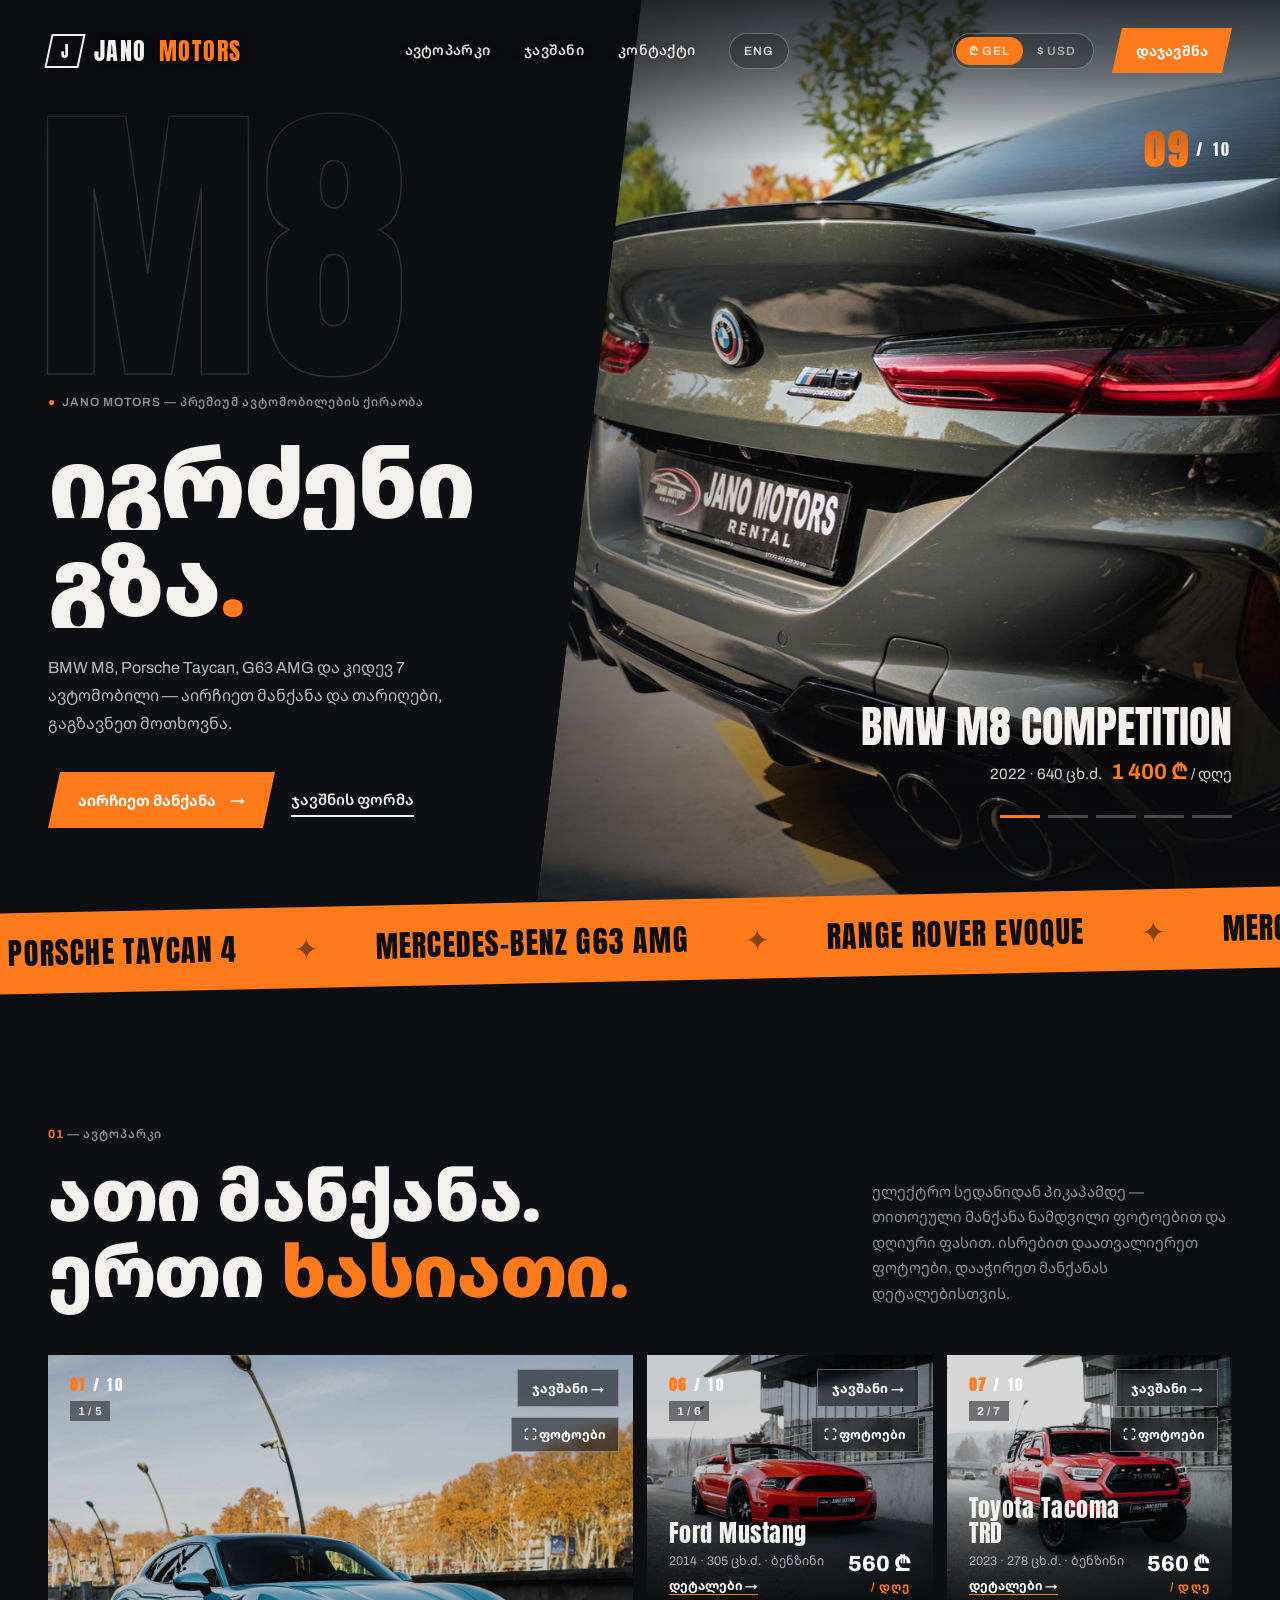
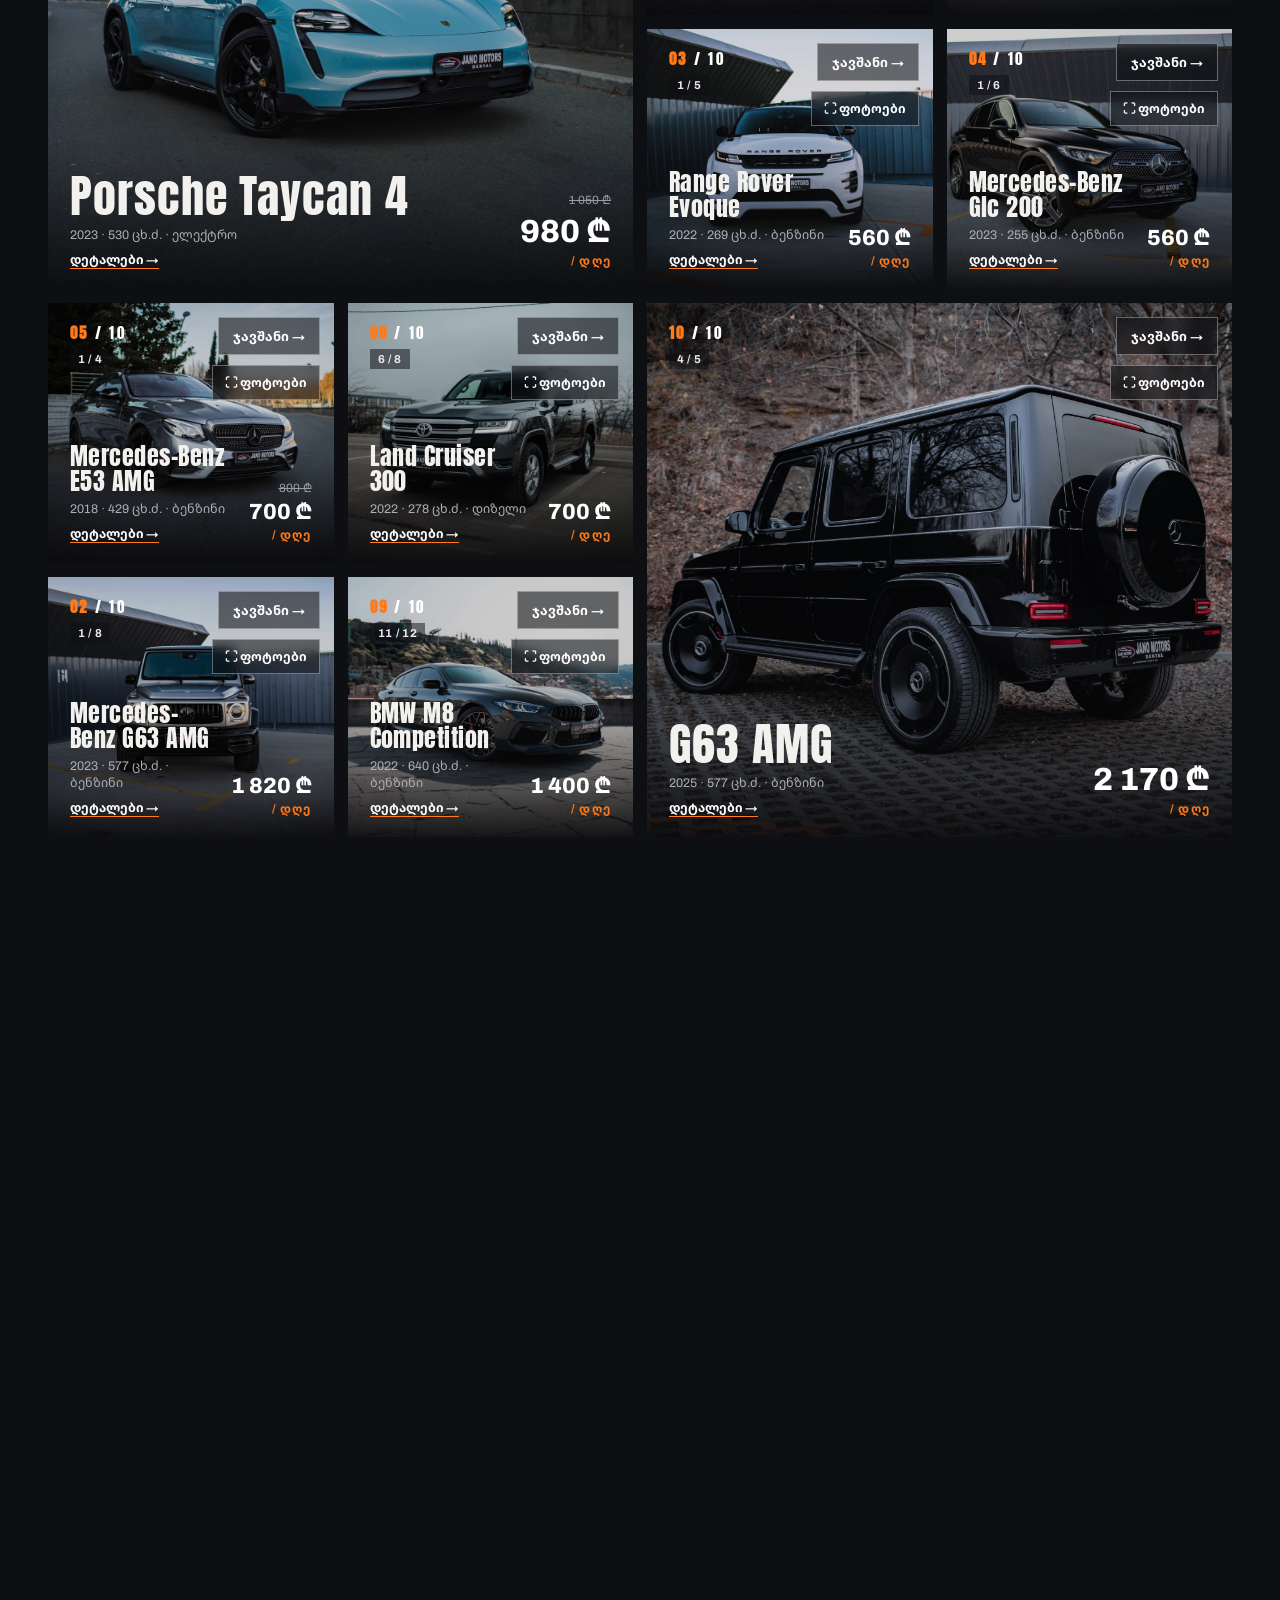
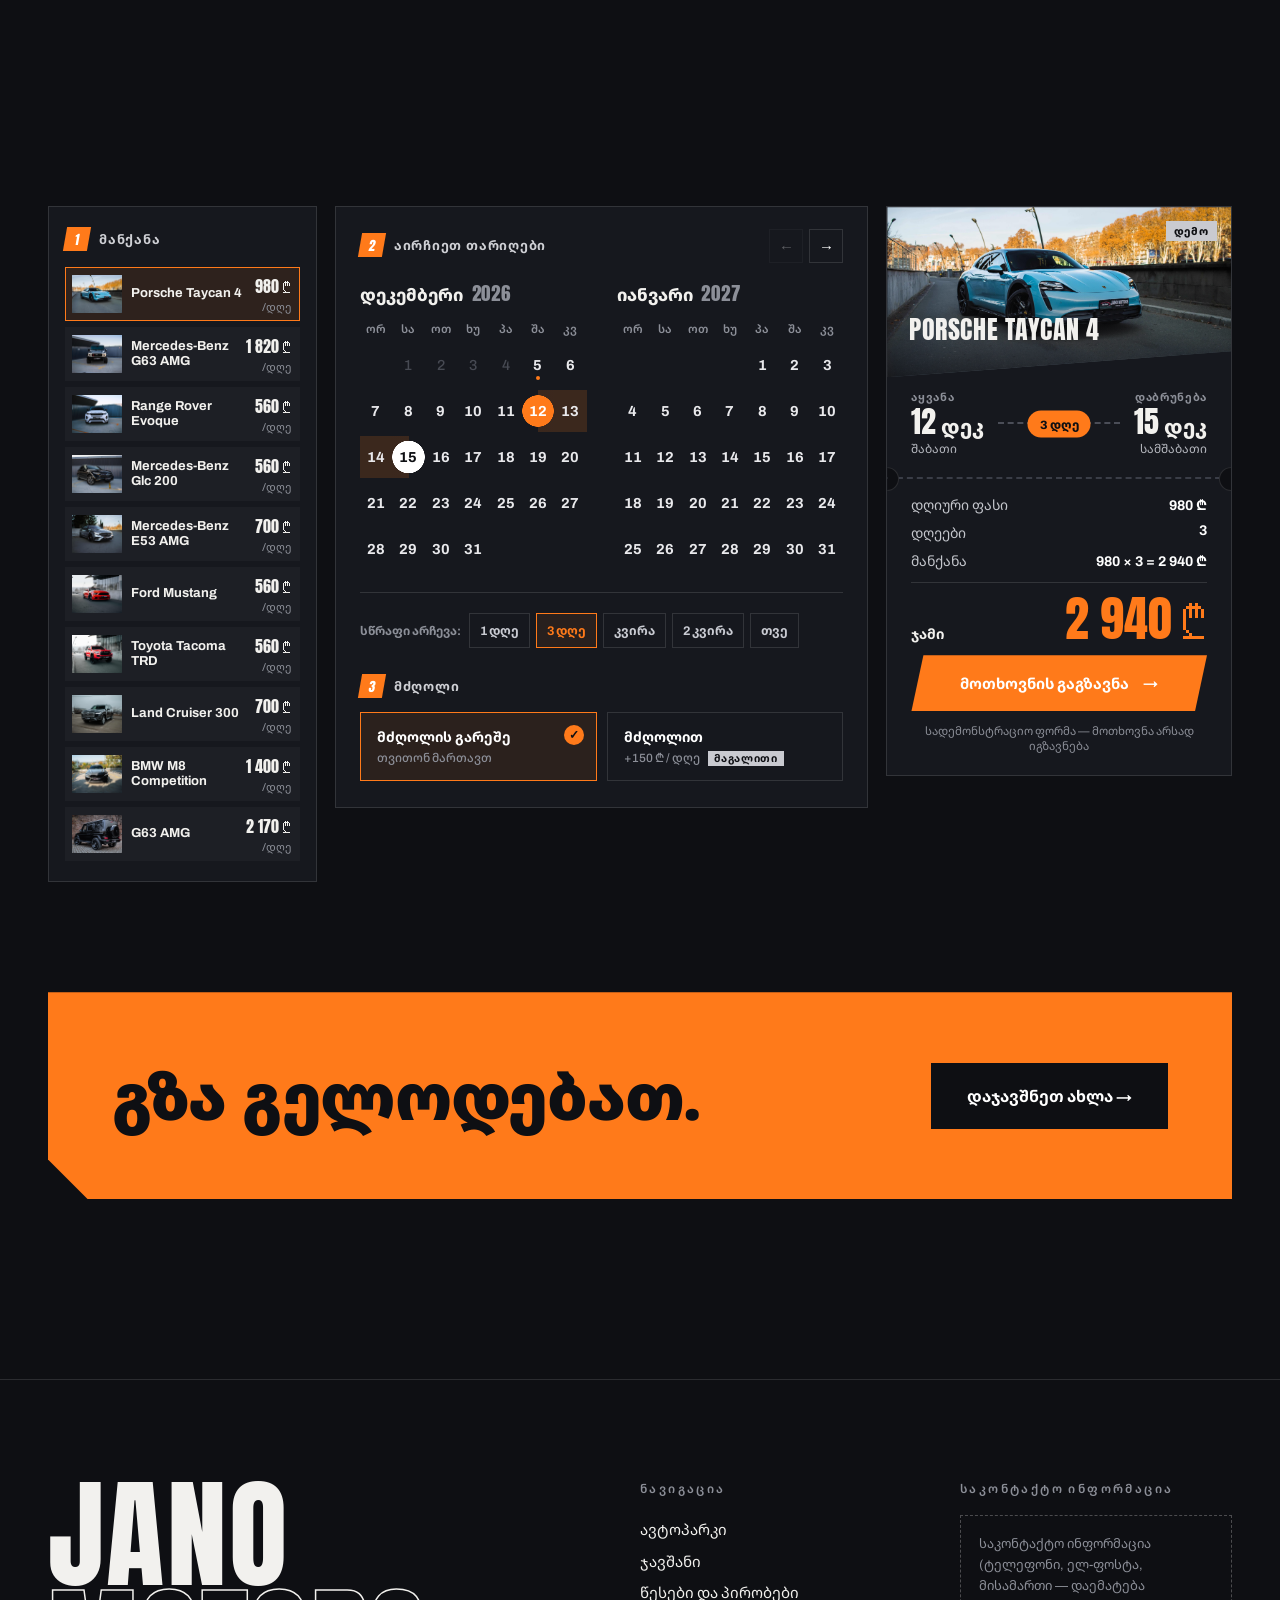
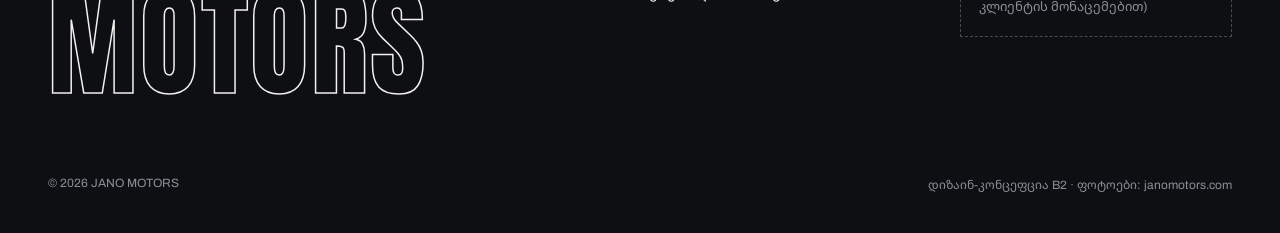
<file: index.html>
<!doctype html>
<html lang="ka">
<head>
<meta charset="utf-8">
<meta name="viewport" content="width=device-width,initial-scale=1">
<title>JANO MOTORS — პრემიუმ ავტომობილების ქირაობა</title>
<link rel="preconnect" href="https://fonts.googleapis.com"><link rel="preconnect" href="https://fonts.gstatic.com" crossorigin>
<link href="https://fonts.googleapis.com/css2?family=Anton&family=Archivo:wght@400;500;600;700;800&family=Noto+Sans+Georgian:wght@400;500;600;700;800;900&display=swap" rel="stylesheet">
<link rel="stylesheet" href="assets/b.css">
<link rel="stylesheet" href="assets/b2.css">
</head>
<body>
<header>
  <a class="logo" href="#"><span class="mk"><span>J</span></span>JANO <em>MOTORS</em></a>
  <nav><a href="#fleet">ავტოპარკი</a><a href="#book">ჯავშანი</a><a href="#contact">კონტაქტი</a><a href="#" class="lang" lang="en" aria-label="English version (მალე)">ENG</a></nav>
  <div class="hright"><div class="cur-sw" role="group" aria-label="ვალუტა"><span class="cur-ind" aria-hidden="true"></span><button type="button" data-cur="GEL" aria-pressed="true" aria-label="ლარი (GEL)">₾<span class="cl"> GEL</span></button><button type="button" data-cur="USD" aria-pressed="false" aria-label="დოლარი (USD)">$<span class="cl"> USD</span></button></div><a class="hbtn" href="#book">დაჯავშნა</a></div>
</header>

<section class="hero">
  <div class="hero-l"><div class="ghost" id="ghost" aria-hidden="true"></div>
    <div class="tag"><b>●</b>&nbsp; JANO MOTORS — პრემიუმ ავტომობილების ქირაობა</div>
    <h1 class="kg"><span class="line"><span>იგრძენი</span></span><span class="line"><span>გზა<span class="r">.</span></span></span></h1>
    <p>BMW M8, Porsche Taycan, G63 AMG და კიდევ 7 ავტომობილი — აირჩიეთ მანქანა და თარიღები, გაგზავნეთ მოთხოვნა.</p>
    <div class="hero-cta"><a class="b1" href="#fleet">აირჩიეთ მანქანა <span>→</span></a><a class="b2" href="#book">ჯავშნის ფორმა</a></div>
  </div>
  <div class="hero-r" id="heroR" aria-roledescription="carousel" aria-label="ავტოპარკის ფოტოები"><div class="hdots" id="hdots"><div class="t" id="hdT"></div><div class="d" id="hdD"></div></div></div>
  <div class="side-n" id="sideN"><b>09</b>/ 10</div>
  <div class="hud" id="hud"><div class="nm" id="hudN"></div><div class="pr" id="hudP"></div><div class="bar" id="hudBar"></div></div>
</section>

<div style="overflow:hidden;padding:14px 0;margin-top:-14px;position:relative;z-index:5"><div class="marq"><div class="t" id="mq"></div></div></div>

<section class="sec" id="fleet"><div class="wrap">
  <div class="head rv"><div><div class="tag"><b>01</b> — ავტოპარკი</div><h2 class="kg">ათი მანქანა.<br>ერთი <span class="r">ხასიათი.</span></h2></div><p>ელექტრო სედანიდან პიკაპამდე — თითოეული მანქანა ნამდვილი ფოტოებით და დღიური ფასით. ისრებით დაათვალიერეთ ფოტოები, დააჭირეთ მანქანას დეტალებისთვის.</p></div>
  <div class="fleet" id="fleetGrid"></div>
</div></section>

<section class="detail rv">
  <img src="media/car9/04.jpg" alt="BMW M8 Competition">
  <div class="in"><div class="tag"><b>●</b> ფოკუსში</div><div class="num">640<small>ცხ.ძ.</small></div><h3 class="kg">BMW M8 Competition</h3><p>2022 · ბენზინი · <span data-gel="1400" data-usd="500">1 400 ₾</span> დღეში</p><p style="margin-top:18px"><a class="b2" href="car.html?id=car9">მანქანის დეტალები →</a></p></div>
</section>

<section class="sec svc-sec" id="services"><div class="wrap">
  <div class="head rv"><div><div class="tag"><b>02</b> — მომსახურება</div><h2 class="kg">ყველაფერი<br>თქვენთვის<span class="r">.</span></h2></div><p>JANO MOTORS-ის მომსახურება — აეროპორტიდან დაწყებული, ნებისმიერი ვადის ქირაობით დამთავრებული.</p></div>
  <div class="svc rv"><article class="sv"><span class="sv-n">01</span><span class="sv-ic"><svg viewBox="0 0 32 32" aria-hidden="true"><path d="M17.5 4.5l2.2 0 3.3 5.2 3.8-.1c1 0 1.7.6 1.7 1.3s-.7 1.3-1.7 1.3l-3.8-.1-3.3 5.2h-2.2l1.6-5.2-2.9-.1-1 1.4h-1.6l.6-2.5-.6-2.5h1.6l1 1.4 2.9-.1z"/><path d="M4 25.5v-3.2l1.8-4.6c.3-.8 1-1.2 1.8-1.2h6.8c.8 0 1.5.4 1.8 1.2l1.8 4.6v3.2"/><path d="M4 22.3h14"/><path d="M5 25.5v2h2.6v-2M14.4 25.5v2H17v-2"/><circle cx="7.4" cy="24" r=".6"/><circle cx="14.6" cy="24" r=".6"/></svg></span><div><h3 class="kg">მოსახერხებელი ლოკაცია</h3><p>მანქანას აეროპორტშივე ჩაიბარებთ — ჩამოფრენისთანავე გზას დაადგებით.</p></div></article><article class="sv"><span class="sv-n">02</span><span class="sv-ic"><svg viewBox="0 0 32 32" aria-hidden="true"><circle cx="16" cy="17" r="11"/><path d="M16 10.5V17l4.5 3"/><path d="M12.5 3.5h7M16 3.5V6"/><path d="M25 7.5l1.8-1.8"/></svg></span><div><h3 class="kg">დაყოვნების გარეშე</h3><p>თქვენი მანქანა დაჯავშნილია და უკვე გელოდებათ.</p></div></article><article class="sv"><span class="sv-n">03</span><span class="sv-ic"><svg viewBox="0 0 32 32" aria-hidden="true"><rect x="4.5" y="6.5" width="23" height="21" rx="1"/><path d="M4.5 12h23M10.5 4v5M21.5 4v5"/><path d="M11 19.5l3.4 3.4 7-7"/></svg></span><div><h3 class="kg">მოქნილი ქირაობა</h3><p>რამდენიმე საათიდან ხანგრძლივ ვადამდე — როგორც გაწყობთ.</p></div></article><article class="sv"><span class="sv-n">04</span><span class="sv-ic"><svg viewBox="0 0 32 32" aria-hidden="true"><path d="M16 3.5l10 3.8v8c0 6.2-4.2 11.2-10 13.2-5.8-2-10-7-10-13.2v-8z"/><circle cx="16" cy="13" r="3.2"/><path d="M10.6 22.6c1-2.8 3-4.3 5.4-4.3s4.4 1.5 5.4 4.3"/></svg></span><div><h3 class="kg">დაზღვევა და 24/7</h3><p>დაზღვევა, მაღალი დონის მომსახურება და მუშაობა 24/7 რეჟიმში.</p></div></article></div>
</div></section>

<section class="sec" id="how"><div class="wrap">
  <div class="head rv"><div><div class="tag"><b>03</b> — როგორ მუშაობს</div><h2 class="kg">სამი ნაბიჯი<br>საჭემდე<span class="r">.</span></h2></div></div>
  <div class="steps rv">
    <div class="st"><div class="dot"><span>1</span></div><h4 class="kg">აირჩიეთ</h4><p>დაათვალიერეთ ავტოპარკი და აირჩიეთ სასურველი მანქანა.</p></div>
    <div class="st"><div class="dot"><span>2</span></div><h4 class="kg">დაგეგმეთ</h4><p>მონიშნეთ აყვანისა და დაბრუნების თარიღები — ჯამი ავტომატურად გამოითვლება.</p></div>
    <div class="st"><div class="dot"><span>3</span></div><h4 class="kg">გაგზავნეთ</h4><p>გაგზავნეთ მოთხოვნა არჩეული მანქანითა და თარიღებით.</p></div>
  </div>
</div></section>

<section class="sec book cbk hbk" id="book"><div class="wrap">
  <div class="head rv"><div><div class="tag"><b>04</b> — ჯავშანი</div><h2 class="kg">დაგეგმეთ<br>მგზავრობა<span class="r">.</span></h2></div><p>აირჩიეთ მანქანა და თარიღები — ფასი ავტომატურად გამოითვლება.</p></div>
  <!-- ჯავშნის ფორმა „ბილეთის" სტილში (იგივე, რაც მანქანის გვერდზე) + მანქანის არჩევის სვეტი -->
  <div class="bk">
    <div class="bk-col bk-cars"><div class="bk-lbl"><b>1</b> მანქანა</div><div id="carList" role="listbox" aria-label="მანქანა"></div></div>
    <div class="bk-col bk-cal"><div class="bk-lbl"><b>2</b> აირჩიეთ თარიღები <span id="calHint" class="hint"></span></div>
      <div class="cal-nav"><button type="button" id="calPrev" aria-label="წინა თვე">←</button><button type="button" id="calNext" aria-label="შემდეგი თვე">→</button></div>
      <div class="cal" id="cal"></div>
      <div class="quick" id="calQuick" role="group" aria-label="სწრაფი არჩევა"><span>სწრაფი არჩევა:</span><button type="button" data-n="1">1 დღე</button><button type="button" data-n="3">3 დღე</button><button type="button" data-n="7">კვირა</button><button type="button" data-n="14">2 კვირა</button><button type="button" data-n="30">თვე</button></div>
      <div class="bk-lbl bk-lbl2"><b>3</b> მძღოლი</div>
      <div class="drv" role="radiogroup" aria-label="მძღოლი">
        <button type="button" class="on" data-driver="0" role="radio" aria-checked="true">მძღოლის გარეშე<small>თვითონ მართავთ</small></button>
        <button type="button" data-driver="1" role="radio" aria-checked="false">მძღოლით<small>+<span id="drvRate"></span> ₾ / დღე <em>მაგალითი</em></small></button>
      </div>
    </div>
    <div class="bk-col bk-sum tk">
      <div class="tk-ph"><img id="sumImg" src="" alt=""><b id="sumName"></b><span class="demo-badge">დემო</span></div>
      <div class="tk-rt">
        <div><small>აყვანა</small><b id="tkFromD">—</b><span id="tkFromW"></span></div>
        <div class="mid"><em id="tkDays">—</em></div>
        <div class="r"><small>დაბრუნება</small><b id="tkToD">—</b><span id="tkToW"></span></div>
      </div>
      <div class="tk-perf" aria-hidden="true"></div>
      <div class="rows">
        <div class="row"><span>დღიური ფასი</span><b id="rDaily">—</b></div>
        <div class="row"><span>დღეები</span><b id="rDays">—</b></div>
        <div class="row"><span>მანქანა</span><b id="rCar">—</b></div>
        <div class="row drv-row" id="rowDrv" hidden><span>მძღოლი <em>მაგალითი</em></span><b id="rDrv">—</b></div>
      </div>
      <div class="total"><span>ჯამი</span><b id="sumTotal" data-value="0">—</b></div>
      <button type="button" class="b1 send" id="sendBtn">მოთხოვნის გაგზავნა <span>→</span></button>
      <div class="demo" id="demoNote">სადემონსტრაციო ფორმა — მოთხოვნა არსად იგზავნება</div>
    </div>
  </div>
  <div class="cta rv"><h3 class="kg">გზა გელოდებათ.</h3><a href="#book">დაჯავშნეთ ახლა →</a></div>
</div></section>

<footer id="contact"><div class="wrap">
  <div class="ft">
    <div class="w">JANO<br><em>MOTORS</em></div>
    <div><h5>ნავიგაცია</h5><a href="#fleet">ავტოპარკი</a><a href="#book">ჯავშანი</a><a href="#">წესები და პირობები</a></div>
    <div><h5>საკონტაქტო ინფორმაცია</h5><div class="phb">საკონტაქტო ინფორმაცია<br>(ტელეფონი, ელ-ფოსტა, მისამართი — დაემატება კლიენტის მონაცემებით)</div></div>
  </div>
  <div class="fb"><span>© 2026 JANO MOTORS</span><span>დიზაინ-კონცეფცია B2 · ფოტოები: janomotors.com</span></div>
</div></footer>

<script src="assets/data.js"></script>
<script src="assets/common.js"></script>
<script src="assets/gallery.js"></script>
<script src="assets/home.js"></script>
</body>
</html>
</file>
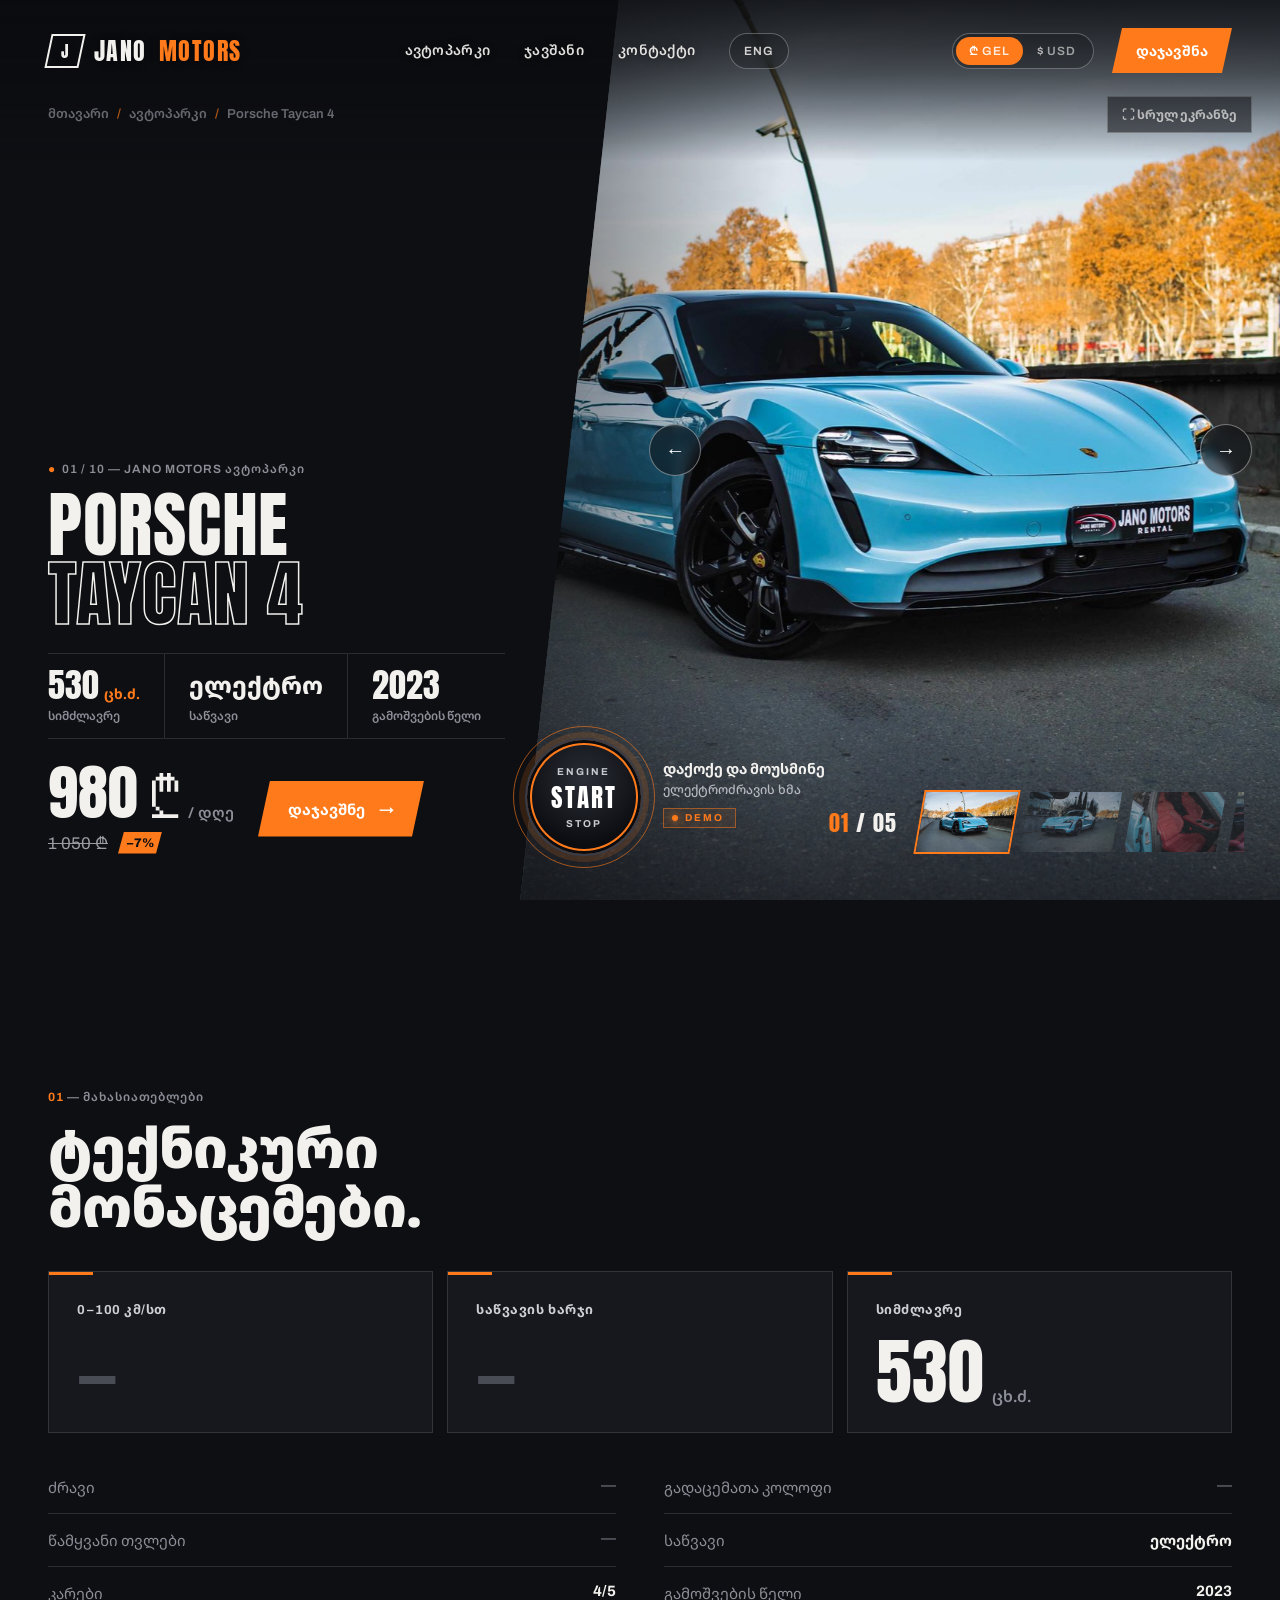
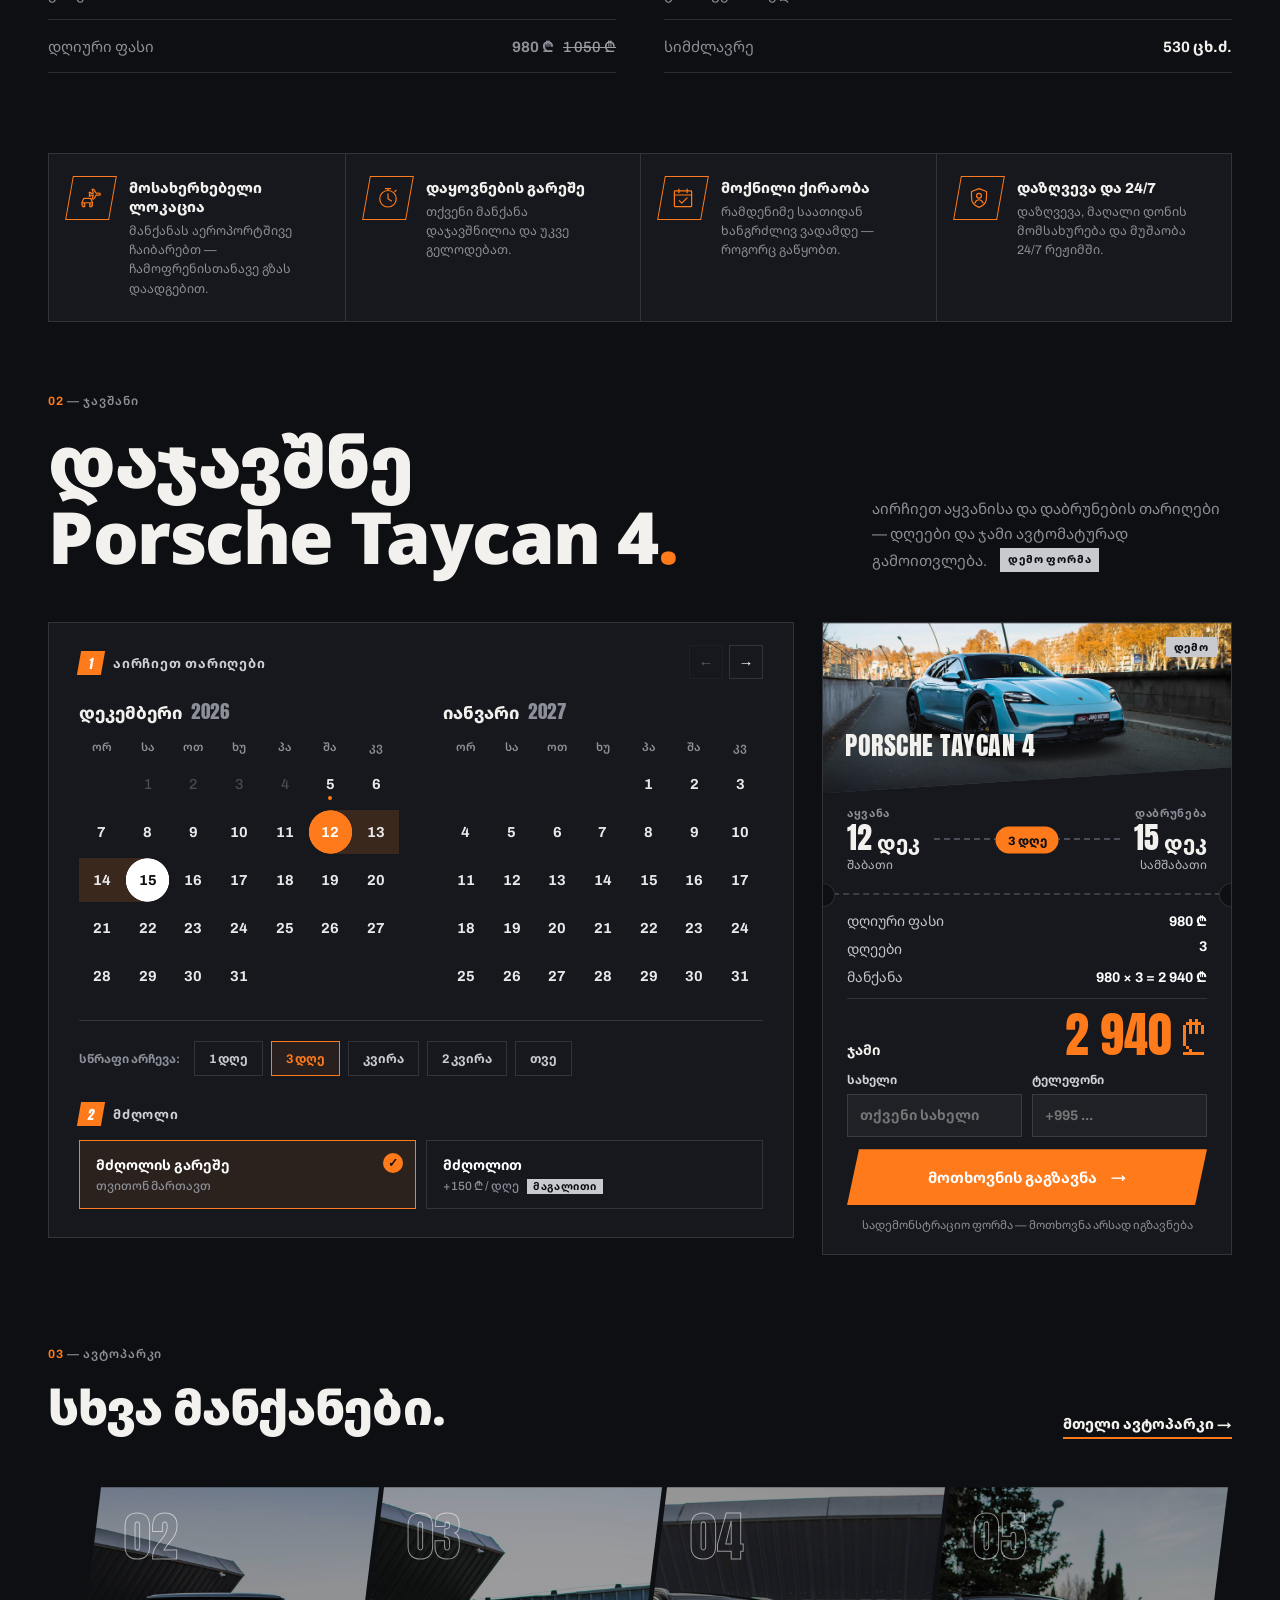
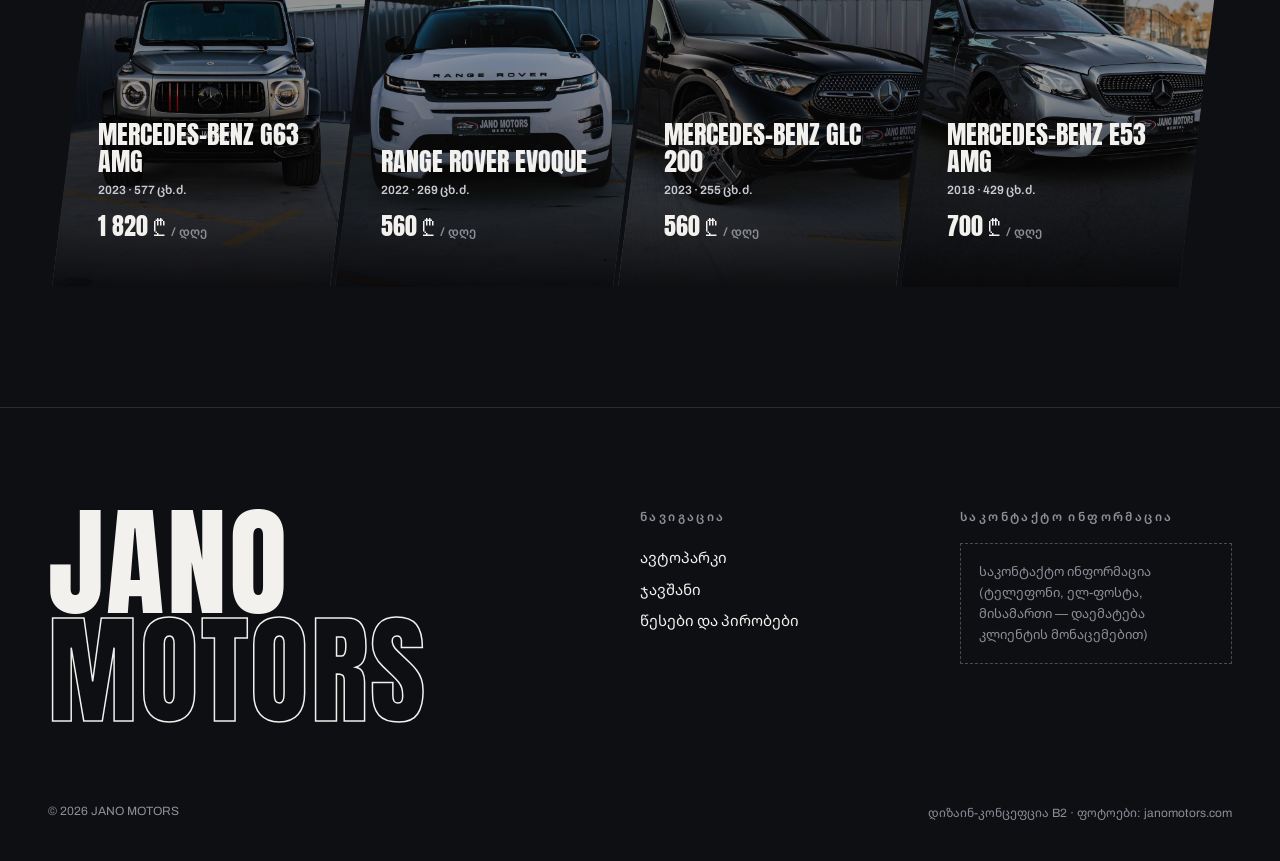
<file: car.html>
<!doctype html>
<html lang="ka">
<head>
<meta charset="utf-8">
<meta name="viewport" content="width=device-width,initial-scale=1">
<title>მანქანა — JANO MOTORS</title>
<link rel="preconnect" href="https://fonts.googleapis.com"><link rel="preconnect" href="https://fonts.gstatic.com" crossorigin>
<link href="https://fonts.googleapis.com/css2?family=Anton&family=Archivo:wght@400;500;600;700;800&family=Noto+Sans+Georgian:wght@400;500;600;700;800;900&display=swap" rel="stylesheet">
<link rel="stylesheet" href="assets/b.css">
<link rel="stylesheet" href="assets/b2.css">
</head>
<body class="cp">
<header>
  <a class="logo" href="index.html"><span class="mk"><span>J</span></span>JANO <em>MOTORS</em></a>
  <nav><a href="index.html#fleet">ავტოპარკი</a><a href="#book">ჯავშანი</a><a href="#contact">კონტაქტი</a><a href="#" class="lang" lang="en" aria-label="English version (მალე)">ENG</a></nav>
  <div class="hright"><div class="cur-sw" role="group" aria-label="ვალუტა"><span class="cur-ind" aria-hidden="true"></span><button type="button" data-cur="GEL" aria-pressed="true" aria-label="ლარი (GEL)">₾<span class="cl"> GEL</span></button><button type="button" data-cur="USD" aria-pressed="false" aria-label="დოლარი (USD)">$<span class="cl"> USD</span></button></div><a class="hbtn" href="#book">დაჯავშნა</a></div>
</header>
<!-- ზედა ეკრანი (ვარიანტი 1 — დიაგონალი): მარცხნივ სახელი/ციფრები/ფასი, მარჯვნივ ფოტო დახრილი ჭრით -->
<section class="ch" aria-label="მანქანა">
  <div class="ch-l">
    <div class="crumb"><a href="index.html">მთავარი</a><i>/</i><a href="index.html#fleet">ავტოპარკი</a><i>/</i><span id="crName"></span></div>
    <div class="tag"><b>●</b>&nbsp; <span id="cNo"></span> — JANO MOTORS ავტოპარკი</div>
    <h1 id="cName"></h1>
    <div class="ch-sp" id="cStats"></div>
    <div class="ch-row">
      <div class="pbox">
        <div class="now"><span id="pNow"></span><small>/ დღე</small></div>
        <div class="was" id="pWas" hidden><s id="pOld"></s><span class="off" id="pOff"></span></div>
      </div>
      <a class="b1" href="#book" id="bookBtn">დაჯავშნე <span>→</span></a>
    </div>
  </div>
  <div class="ch-r g-main" id="gMain"><button type="button" class="gbtn p" aria-label="წინა ფოტო">←</button><button type="button" class="gbtn n" aria-label="შემდეგი ფოტო">→</button><button type="button" class="g-fs" id="gFs">⛶ სრულ ეკრანზე</button></div>
  <!-- ძრავის ხმის ღილაკი. ნამდვილი ჩანაწერის დასამატებლად: ჩადეთ ფაილი (მაგ. media/sound/car9.mp3)
       და assets/data.js-ში მანქანის "sound" ველში ჩაწერეთ გზა. მანამდე car.js იყენებს assets/sound-yt.js-ს. -->
  <div class="ch-snd">
    <button type="button" class="start" id="sndBtn" data-audio-src="" aria-pressed="false" aria-label="მოუსმინე ძრავის ხმას"><span><i>ENGINE</i><b>START</b><i>STOP</i></span></button>
    <div class="startlbl">დაქოქე და მოუსმინე<small id="sndSub"></small><span class="demo-tag" title="სადემონსტრაციო ხმა — არა ამ კონკრეტული მანქანის ჩანაწერი"><i aria-hidden="true"></i>DEMO</span><span class="wv" aria-hidden="true"><i></i><i></i><i></i><i></i><i></i><i></i></span><div class="snd-note" id="sndNote" aria-live="polite"></div></div>
  </div>
  <div class="ch-ths"><div class="g-cnt" id="gCnt"></div><div class="g-th" id="gTh"></div></div>
</section>
<main class="cp-top"><div class="wrap">
  <section class="specs" id="specs">
    <div class="tag"><b>01</b> — მახასიათებლები</div><h2 class="kg">ტექნიკური<br>მონაცემები<span class="r">.</span></h2>
    <div class="sp-hl" id="spHl"></div>
    <div class="sp-tb" id="spTb"></div>
  </section>
  <section class="svm" aria-label="მომსახურება"><div class="svm-i"><span class="sv-ic"><svg viewBox="0 0 32 32" aria-hidden="true"><path d="M17.5 4.5l2.2 0 3.3 5.2 3.8-.1c1 0 1.7.6 1.7 1.3s-.7 1.3-1.7 1.3l-3.8-.1-3.3 5.2h-2.2l1.6-5.2-2.9-.1-1 1.4h-1.6l.6-2.5-.6-2.5h1.6l1 1.4 2.9-.1z"/><path d="M4 25.5v-3.2l1.8-4.6c.3-.8 1-1.2 1.8-1.2h6.8c.8 0 1.5.4 1.8 1.2l1.8 4.6v3.2"/><path d="M4 22.3h14"/><path d="M5 25.5v2h2.6v-2M14.4 25.5v2H17v-2"/><circle cx="7.4" cy="24" r=".6"/><circle cx="14.6" cy="24" r=".6"/></svg></span><div><b>მოსახერხებელი ლოკაცია</b><small>მანქანას აეროპორტშივე ჩაიბარებთ — ჩამოფრენისთანავე გზას დაადგებით.</small></div></div><div class="svm-i"><span class="sv-ic"><svg viewBox="0 0 32 32" aria-hidden="true"><circle cx="16" cy="17" r="11"/><path d="M16 10.5V17l4.5 3"/><path d="M12.5 3.5h7M16 3.5V6"/><path d="M25 7.5l1.8-1.8"/></svg></span><div><b>დაყოვნების გარეშე</b><small>თქვენი მანქანა დაჯავშნილია და უკვე გელოდებათ.</small></div></div><div class="svm-i"><span class="sv-ic"><svg viewBox="0 0 32 32" aria-hidden="true"><rect x="4.5" y="6.5" width="23" height="21" rx="1"/><path d="M4.5 12h23M10.5 4v5M21.5 4v5"/><path d="M11 19.5l3.4 3.4 7-7"/></svg></span><div><b>მოქნილი ქირაობა</b><small>რამდენიმე საათიდან ხანგრძლივ ვადამდე — როგორც გაწყობთ.</small></div></div><div class="svm-i"><span class="sv-ic"><svg viewBox="0 0 32 32" aria-hidden="true"><path d="M16 3.5l10 3.8v8c0 6.2-4.2 11.2-10 13.2-5.8-2-10-7-10-13.2v-8z"/><circle cx="16" cy="13" r="3.2"/><path d="M10.6 22.6c1-2.8 3-4.3 5.4-4.3s4.4 1.5 5.4 4.3"/></svg></span><div><b>დაზღვევა და 24/7</b><small>დაზღვევა, მაღალი დონის მომსახურება და მუშაობა 24/7 რეჟიმში.</small></div></div></section>
  <section class="cbk book" id="book">
    <div class="head"><div><div class="tag"><b>02</b> — ჯავშანი</div><h2 class="kg">დაჯავშნე<br><span id="bkName"></span><span class="r">.</span></h2></div><p>აირჩიეთ აყვანისა და დაბრუნების თარიღები — დღეები და ჯამი ავტომატურად გამოითვლება. <span class="demo-badge">დემო ფორმა</span></p></div>
    <!-- ჯავშნის ფორმა (ვარიანტი 1 — ბილეთი): მარცხნივ კალენდარი + სწრაფი არჩევა + მძღოლი, მარჯვნივ შეჯამება ბილეთის სახით -->
    <div class="bk">
      <div class="bk-col bk-cal"><div class="bk-lbl"><b>1</b> აირჩიეთ თარიღები <span id="calHint" class="hint"></span></div>
        <div class="cal-nav"><button type="button" id="calPrev" aria-label="წინა თვე">←</button><button type="button" id="calNext" aria-label="შემდეგი თვე">→</button></div>
        <div class="cal" id="cal"></div>
        <div class="quick" id="calQuick" role="group" aria-label="სწრაფი არჩევა"><span>სწრაფი არჩევა:</span><button type="button" data-n="1">1 დღე</button><button type="button" data-n="3">3 დღე</button><button type="button" data-n="7">კვირა</button><button type="button" data-n="14">2 კვირა</button><button type="button" data-n="30">თვე</button></div>
        <div class="bk-lbl bk-lbl2"><b>2</b> მძღოლი</div>
        <div class="drv" role="radiogroup" aria-label="მძღოლი">
          <button type="button" class="on" data-driver="0" role="radio" aria-checked="true">მძღოლის გარეშე<small>თვითონ მართავთ</small></button>
          <button type="button" data-driver="1" role="radio" aria-checked="false">მძღოლით<small>+<span id="drvRate"></span> ₾ / დღე <em>მაგალითი</em></small></button>
        </div>
      </div>
      <div class="bk-col bk-sum tk">
        <div class="tk-ph"><img id="sumImg" alt=""><b id="sumName"></b><span class="demo-badge">დემო</span></div>
        <div class="tk-rt">
          <div><small>აყვანა</small><b id="tkFromD">—</b><span id="tkFromW"></span></div>
          <div class="mid"><em id="tkDays">—</em></div>
          <div class="r"><small>დაბრუნება</small><b id="tkToD">—</b><span id="tkToW"></span></div>
        </div>
        <div class="tk-perf" aria-hidden="true"></div>
        <div class="rows">
          <div class="row"><span>დღიური ფასი</span><b id="rDaily">—</b></div>
          <div class="row"><span>დღეები</span><b id="rDays">—</b></div>
          <div class="row"><span>მანქანა</span><b id="rCar">—</b></div>
          <div class="row drv-row" id="rowDrv" hidden><span>მძღოლი <em>მაგალითი</em></span><b id="rDrv">—</b></div>
        </div>
        <div class="total"><span>ჯამი</span><b id="sumTotal" data-value="0">—</b></div>
        <form class="dform" onsubmit="return false" aria-label="სადემონსტრაციო მოთხოვნის ფორმა">
          <label>სახელი<input type="text" name="name" autocomplete="name" placeholder="თქვენი სახელი"></label>
          <label>ტელეფონი<input type="tel" name="phone" autocomplete="tel" placeholder="+995 ..."></label>
        </form>
        <button type="button" class="b1 send" id="sendBtn">მოთხოვნის გაგზავნა <span>→</span></button>
        <div class="demo" id="demoNote">სადემონსტრაციო ფორმა — მოთხოვნა არსად იგზავნება</div>
      </div>
    </div>
  </section>
  <!-- სხვა მანქანები (ვარიანტი 1 — დახრილი ბარათები) -->
  <section class="others"><div class="oth-hd"><div><div class="tag"><b>03</b> — ავტოპარკი</div><h2 class="kg" style="font-size:48px;margin-top:12px">სხვა მანქანები<span class="r">.</span></h2></div><a class="oth-all" href="index.html#fleet">მთელი ავტოპარკი →</a></div><div class="oth" id="oth"></div></section>
</div></main>
<footer id="contact"><div class="wrap">
  <div class="ft">
    <div class="w">JANO<br><em>MOTORS</em></div>
    <div><h5>ნავიგაცია</h5><a href="index.html#fleet">ავტოპარკი</a><a href="#book">ჯავშანი</a><a href="#">წესები და პირობები</a></div>
    <div><h5>საკონტაქტო ინფორმაცია</h5><div class="phb">საკონტაქტო ინფორმაცია<br>(ტელეფონი, ელ-ფოსტა, მისამართი — დაემატება კლიენტის მონაცემებით)</div></div>
  </div>
  <div class="fb"><span>© 2026 JANO MOTORS</span><span>დიზაინ-კონცეფცია B2 · ფოტოები: janomotors.com</span></div>
</div></footer>
<script src="assets/data.js"></script>
<script src="assets/common.js"></script>
<script src="assets/gallery.js"></script>
<script src="assets/sound-yt.js"></script>
<script src="assets/engine-synth.js"></script>
<script src="assets/car.js"></script>
</body>
</html>
</file>
<file: assets/b.css>
/* კონცეფცია B-ის სტილი (უცვლელი, მხოლოდ აქცენტი: წითელი #FF3D2E → ნარინჯისფერი #FF7A1A) */

:root{--bg:#0E0F13;--bg2:#16181E;--ink:#F2F1EE;--mute:#8C8F98;--acc:#FF7A1A;--line:rgba(255,255,255,.12)}
*{box-sizing:border-box;margin:0;padding:0}
body{background:var(--bg);color:var(--ink);font-family:"Archivo","Noto Sans Georgian",sans-serif;overflow-x:hidden;-webkit-font-smoothing:antialiased}
img{display:block;max-width:100%}a{color:inherit;text-decoration:none}
.disp{font-family:"Anton","Noto Sans Georgian",sans-serif;font-weight:400;letter-spacing:.01em}
.kg{font-family:"Noto Sans Georgian",sans-serif;font-weight:900;letter-spacing:-.02em}
.tag{font-size:12px;letter-spacing:.08em;font-weight:600;color:var(--mute)}
.tag b{color:var(--acc)}
/* header */
header{position:absolute;top:0;left:0;right:0;z-index:20;display:flex;align-items:center;justify-content:space-between;padding:28px 48px}
.logo{display:flex;align-items:center;gap:12px;font-family:"Anton";font-size:24px;letter-spacing:.06em}
.logo .mk{width:34px;height:34px;border:2px solid var(--ink);display:grid;place-items:center;font-size:16px;transform:skewX(-12deg)}
.logo .mk span{transform:skewX(12deg)}
.logo em{font-style:normal;color:var(--acc)}
nav{display:flex;gap:36px;font-size:14px;font-weight:500}
nav a{opacity:.8}nav a:hover{opacity:1;color:var(--acc)}
.hbtn{background:var(--acc);color:#fff;padding:13px 24px;font-weight:700;font-size:14px;clip-path:polygon(10px 0,100% 0,calc(100% - 10px) 100%,0 100%)}
/* hero */
.hero{position:relative;height:100vh;min-height:760px;display:grid;grid-template-columns:42% 58%;overflow:hidden}
.hero-l{position:relative;z-index:2;display:flex;flex-direction:column;justify-content:flex-end;padding:0 0 72px 48px;background:var(--bg)}
.hero-r{position:relative;overflow:hidden;clip-path:polygon(14% 0,100% 0,100% 100%,0 100%)}
.hero-r img{width:100%;height:100%;object-fit:cover;object-position:50% 60%;animation:kb 18s ease-in-out infinite alternate;transform-origin:60% 60%}
.hero-r::after{content:"";position:absolute;inset:0;background:linear-gradient(90deg,rgba(14,15,19,.55),transparent 40%),linear-gradient(0deg,rgba(14,15,19,.6),transparent 35%)}
@keyframes kb{from{transform:scale(1.04)}to{transform:scale(1.16) translateX(-2%)}}
.ghost{position:absolute;left:36px;top:120px;font-family:"Anton";font-size:300px;line-height:.85;color:transparent;-webkit-text-stroke:1.5px rgba(255,255,255,.13);z-index:0;pointer-events:none;white-space:nowrap}
.hero-l>*{position:relative;z-index:1}.hero-l>.ghost{position:absolute}.hero h1{font-size:96px;line-height:1.02;margin:22px 0 26px;position:relative}
.hero h1 .r{color:var(--acc)}
.hero h1 .line{display:block;overflow:hidden}
.hero h1 .line>span{display:block;animation:up 1s cubic-bezier(.2,.8,.2,1) both}
.hero h1 .line:nth-child(2)>span{animation-delay:.15s}
@keyframes up{from{transform:translateY(105%)}to{transform:none}}
.hero p{max-width:440px;color:#B7B9C0;font-size:16px;line-height:1.75;animation:fade 1.2s .4s both}
@keyframes fade{from{opacity:0;transform:translateY(16px)}to{opacity:1;transform:none}}
.hero-cta{display:flex;gap:16px;margin-top:34px;align-items:center;animation:fade 1.2s .6s both}
.b1{white-space:nowrap;background:var(--acc);color:#fff;padding:18px 30px;font-weight:700;font-size:15px;display:inline-flex;gap:14px;align-items:center;clip-path:polygon(12px 0,100% 0,calc(100% - 12px) 100%,0 100%)}
.b2{white-space:nowrap;border-bottom:2px solid var(--ink);padding:6px 0;font-weight:600;font-size:15px}
.hud{position:absolute;right:48px;bottom:72px;z-index:3;text-align:right}
.hud .nm{font-family:"Anton";font-size:44px;line-height:1}
.hud .pr{font-size:15px;color:#d8d8d8;margin-top:8px}.hud .pr b{color:var(--acc);font-size:22px}
.hud .bar{display:flex;gap:8px;justify-content:flex-end;margin-top:20px}
.hud .bar i{width:40px;height:3px;background:rgba(255,255,255,.25);display:block;position:relative;overflow:hidden}
.hud .bar i.on::after{content:"";position:absolute;inset:0;background:var(--acc);animation:prog 5s linear infinite}
@keyframes prog{from{transform:translateX(-100%)}to{transform:none}}
.scroll{position:absolute;left:48px;top:50%;writing-mode:vertical-rl;transform:rotate(180deg);font-size:11px;letter-spacing:.3em;color:var(--mute);display:none}
.side-n{position:absolute;right:48px;top:120px;z-index:3;font-family:"Anton";font-size:16px;letter-spacing:.2em;color:#fff}
.side-n b{color:var(--acc);font-size:40px;vertical-align:middle;margin-right:6px}
/* marquee */
.marq{background:var(--acc);color:#0E0F13;overflow:hidden;white-space:nowrap;padding:18px 0;transform:rotate(-1.2deg);margin:0 -20px;position:relative}
.marq .t{display:inline-block;animation:mq 40s linear infinite;font-family:"Anton";font-size:30px;letter-spacing:.04em}
.marq .t span{margin:0 28px}
.marq .t span.s{opacity:.5}
@keyframes mq{to{transform:translateX(-50%)}}
/* sections */
.wrap{max-width:1440px;margin:0 auto;padding:0 48px}
.sec{padding:130px 0 60px}
.head{display:flex;justify-content:space-between;align-items:flex-end;margin-bottom:48px;gap:40px}
.head h2{font-size:72px;line-height:1.05;margin-top:14px}
.head h2 .r{color:var(--acc)}
.head p{max-width:360px;color:var(--mute);line-height:1.7;font-size:15px}
/* fleet grid */
.fleet{display:grid;grid-template-columns:repeat(4,1fr);grid-auto-rows:260px;gap:14px;grid-auto-flow:dense}
.c{position:relative;overflow:hidden;background:var(--bg2);cursor:pointer}
.c.big{grid-column:span 2;grid-row:span 2}
.c.big.r{grid-column:3/5}
.c img{width:100%;height:100%;object-fit:cover;transition:transform 1.2s cubic-bezier(.2,.7,.2,1),filter .6s;filter:saturate(.9) brightness(.85)}
.c:hover img{transform:scale(1.07);filter:saturate(1.05) brightness(1)}
.c::after{content:"";position:absolute;inset:0;background:linear-gradient(0deg,rgba(8,8,10,.92) 0%,rgba(8,8,10,.15) 45%,transparent 70%)}
.c .info{position:absolute;left:22px;right:22px;bottom:20px;z-index:2;display:flex;justify-content:space-between;align-items:flex-end;gap:12px}
.c .no{position:absolute;top:18px;left:22px;z-index:2;font-family:"Anton";font-size:15px;letter-spacing:.15em;color:#fff}
.c .no b{color:var(--acc)}
.c h3{font-family:"Anton";font-weight:400;font-size:24px;line-height:1.05;letter-spacing:.02em}
.c.big h3{font-size:46px}
.c .sp{font-size:12.5px;color:#aeb0b7;margin-top:6px}
.c .pr{text-align:right;white-space:nowrap}
.c .pr b{display:block;font-size:22px;font-weight:800;color:#fff}
.c.big .pr b{font-size:32px}
.c .pr s{font-size:12px;color:#9a9ca3}
.c .pr span{font-size:12px;color:var(--acc);font-weight:700;letter-spacing:.1em}
.c .go{position:absolute;top:16px;right:16px;z-index:2;width:42px;height:42px;border-radius:50%;border:1px solid rgba(255,255,255,.4);display:grid;place-items:center;transition:.3s}
.c:hover .go{background:var(--acc);border-color:var(--acc);transform:rotate(-45deg)}
/* detail band */
.detail{position:relative;height:640px;margin-top:100px;overflow:hidden}
.detail img{width:100%;height:100%;object-fit:cover;object-position:center 55%}
.detail::before{content:"";position:absolute;inset:0;background:linear-gradient(90deg,rgba(14,15,19,.95) 0%,rgba(14,15,19,.55) 45%,rgba(14,15,19,0) 70%);z-index:1}
.detail .in{position:absolute;inset:0;z-index:2;display:flex;flex-direction:column;justify-content:center;padding:0 48px;max-width:1440px;margin:0 auto}
.detail .num{font-family:"Anton";font-size:220px;line-height:.85;color:var(--acc)}
.detail .num small{font-size:40px;color:var(--ink);margin-left:12px;letter-spacing:.05em}
.detail h3{font-size:44px;margin:20px 0 14px}
.detail p{color:#b7b9c0;font-size:16px}
/* steps */
.steps{display:grid;grid-template-columns:repeat(3,1fr);gap:0;position:relative;margin-top:20px}
.steps::before{content:"";position:absolute;top:31px;left:0;right:0;height:2px;background:var(--line)}
.steps::after{content:"";position:absolute;top:31px;left:0;width:66%;height:2px;background:var(--acc)}
.st{padding-right:40px;position:relative}
.st .dot{width:64px;height:64px;background:var(--bg);border:2px solid var(--acc);display:grid;place-items:center;font-family:"Anton";font-size:24px;position:relative;z-index:2;transform:rotate(45deg)}
.st .dot span{transform:rotate(-45deg)}
.st:last-child .dot{border-color:var(--line)}
.st h4{font-size:26px;margin:34px 0 12px}
.st p{color:var(--mute);line-height:1.75;font-size:15px;max-width:340px}
.cta{margin-top:110px;background:var(--acc);padding:70px 64px;display:flex;justify-content:space-between;align-items:center;clip-path:polygon(0 0,100% 0,100% 100%,40px 100%,0 calc(100% - 40px))}
.cta h3{font-size:64px;line-height:1.05;color:#0E0F13}
.cta a{background:#0E0F13;color:#fff;padding:22px 36px;font-weight:700;font-size:16px}
footer{padding:100px 0 40px;border-top:1px solid var(--line);margin-top:120px}
.ft{display:grid;grid-template-columns:2fr 1fr 1fr;gap:48px}
.ft .w{font-family:"Anton";font-size:120px;line-height:.9;letter-spacing:.02em}
.ft .w em{font-style:normal;color:transparent;-webkit-text-stroke:1.5px var(--ink)}
.ft h5{font-size:12px;letter-spacing:.2em;color:var(--mute);margin-bottom:18px;font-weight:600}
.ft a{display:block;line-height:2.1;font-size:15px}
.phb{border:1px dashed rgba(255,255,255,.25);padding:18px;color:var(--mute);font-size:13px;line-height:1.6}
.fb{display:flex;justify-content:space-between;margin-top:80px;font-size:12px;color:var(--mute)}

/* booking */
.bk{display:grid;grid-template-columns:350px 1fr 380px;gap:14px;align-items:stretch}
.bk-col{min-width:0;background:var(--bg2);border:1px solid var(--line);padding:24px}
.bk-lbl{font-size:13px;font-weight:700;letter-spacing:.06em;color:#cfd0d5;margin-bottom:16px;display:flex;align-items:center;gap:10px}
.bk-lbl b{width:24px;height:24px;background:var(--acc);color:#fff;display:grid;place-items:center;font-family:Anton;font-weight:400;font-size:13px;transform:skewX(-10deg)}
.hint{margin-left:auto;font-weight:600;color:var(--acc);letter-spacing:0;font-size:12.5px}
#carList{display:flex;flex-direction:column;gap:6px}
.ci{display:grid;grid-template-columns:64px 1fr auto;gap:12px;align-items:center;padding:6px 10px 6px 6px;border:1px solid transparent;background:rgba(255,255,255,.03);cursor:pointer;text-align:left;color:inherit;font:inherit;width:100%}
.ci:hover{border-color:rgba(255,255,255,.25)}
.ci.on{border-color:var(--acc);background:rgba(255,122,26,.10)}
.ci img{width:64px;height:42px;object-fit:cover}
.ci .n{font-size:13px;font-weight:700;line-height:1.2}
.ci .p{font-family:Anton;font-size:16px;white-space:nowrap}.ci .p small{font-family:"Noto Sans Georgian";font-size:11px;color:var(--mute);margin-left:3px}
.bk-cal{position:relative;display:flex;flex-direction:column}.cal-sum{margin-top:auto;border-top:1px solid var(--line);padding-top:20px;display:flex;align-items:flex-end;justify-content:space-between;gap:20px}.cal-sum .rng{font-family:"Noto Sans Georgian";font-weight:800;font-size:30px;line-height:1.1}.cal-sum .rng i{font-style:normal;color:var(--acc);margin:0 10px}.cal-sum .dn{font-family:Anton;font-size:64px;line-height:.85;color:var(--acc);text-align:right}.cal-sum .dn small{display:block;font-family:"Noto Sans Georgian";font-size:13px;color:var(--mute);font-weight:600;margin-top:6px}.cal-sum small.l{display:block;font-size:12px;color:var(--mute);margin-bottom:6px;font-weight:600}
.cal-nav{position:absolute;top:18px;right:24px;display:flex;gap:6px}
.cal-nav button{width:34px;height:34px;border:1px solid var(--line);background:transparent;color:#fff;cursor:pointer;font-size:15px}
.cal-nav button:hover:not(:disabled){border-color:var(--acc);color:var(--acc)}
.cal-nav button:disabled{opacity:.3;cursor:default}
.cal{display:grid;grid-template-columns:1fr 1fr;gap:28px;margin-top:6px}
.mo h4{font-family:Anton;font-weight:400;font-size:22px;letter-spacing:.04em;margin-bottom:14px}
.mo h4 span{font-family:"Noto Sans Georgian";font-weight:800;font-size:20px;letter-spacing:0}
.wd,.days{display:grid;grid-template-columns:repeat(7,1fr);gap:4px 0}
.wd span{font-size:11.5px;color:var(--mute);text-align:center;padding-bottom:8px;font-weight:600}
.days button{height:42px;border:0;background:transparent;color:#e9e9ec;font:inherit;font-weight:600;font-size:14px;cursor:pointer;position:relative}
.days button:hover:not(:disabled){outline:1px solid rgba(255,255,255,.4);outline-offset:-1px}
.days button:disabled{color:#4a4c55;cursor:not-allowed;text-decoration:line-through;text-decoration-color:#3a3c44}
.days button.today::after{content:"";position:absolute;bottom:6px;left:50%;width:4px;height:4px;margin-left:-2px;border-radius:50%;background:var(--acc)}
.days button.in{background:rgba(255,122,26,.16)}
.days button.s,.days button.e{background:var(--acc);color:#fff;font-weight:800}
.days button.e{background:#fff;color:#0E0F13}
.legend{display:flex;gap:22px;margin-top:20px;font-size:12.5px;color:var(--mute)}
.legend span{display:flex;align-items:center;gap:8px}
.lg{width:14px;height:14px;display:inline-block}.lg.s{background:var(--acc)}.lg.r{background:rgba(255,122,26,.25)}.lg.e{background:#fff}
.bk-sum{display:flex;flex-direction:column;gap:14px;padding:0 0 22px}
.sum-img{position:relative;height:170px;overflow:hidden}
.sum-img img{width:100%;height:100%;object-fit:cover}
.sum-img::after{content:"";position:absolute;inset:0;background:linear-gradient(0deg,rgba(14,15,19,.95),transparent 60%)}
.sum-nm{position:absolute;left:22px;bottom:14px;z-index:2}
.sum-nm span{display:block;font-family:Anton;font-size:28px;line-height:1.05}
.sum-nm small{font-size:12.5px;color:#b9bbc2}
.bk-sum>*:not(.sum-img){margin:0 22px}
.drv{display:grid;grid-template-columns:1fr 1fr;border:1px solid var(--line)}
.drv button{padding:12px 8px;background:transparent;border:0;color:#cfd0d5;font:inherit;font-weight:700;font-size:13.5px;cursor:pointer}
.drv button.on{background:var(--acc);color:#fff}
.drv-note{font-size:12px;color:var(--mute);margin-top:-6px!important}
em{font-style:normal}
.drv-note em,.row em{font-size:10.5px;font-weight:700;letter-spacing:.06em;color:#0E0F13;background:#c9cad0;padding:2px 6px;margin-left:6px;vertical-align:1px}
.dates{display:grid;grid-template-columns:1fr auto 1fr;gap:10px;align-items:center;border-top:1px solid var(--line);border-bottom:1px solid var(--line);padding:12px 0}
.dates small{display:block;font-size:11.5px;color:var(--mute)}.dates b{font-size:15px}
.dates .ar{color:var(--acc)}
.rows{display:flex;flex-direction:column;gap:9px}
.row{display:flex;justify-content:space-between;font-size:14px;color:#c4c6cc}.row b{color:#fff;font-weight:700}
.row[hidden]{display:none}
.total{display:flex;justify-content:space-between;align-items:baseline;border-top:1px dashed rgba(255,255,255,.25);padding-top:12px}
.total span{font-size:14px;font-weight:700}
.total b{font-family:Anton;font-weight:400;font-size:44px;color:var(--acc);line-height:1}
.send{justify-content:center;border:0;cursor:pointer;font-family:inherit}
.send:disabled{opacity:.4;cursor:not-allowed}
.demo{font-size:11.5px;color:var(--mute);text-align:center}
.demo.ok{color:#fff}
.c .bkb{position:absolute;top:14px;right:14px;z-index:3;background:rgba(14,15,19,.55);backdrop-filter:blur(6px);border:1px solid rgba(255,255,255,.35);color:#fff;font:inherit;font-weight:700;font-size:13px;padding:9px 14px;cursor:pointer;transition:.25s}
.c .bkb:hover{background:var(--acc);border-color:var(--acc)}
.shot *,.shot *::before,.shot *::after{animation:none!important;transition:none!important}
@media (max-width:1200px){.bk{grid-template-columns:1fr 1fr}.bk-cal{grid-column:1/-1;order:-1}}
@media (max-width:640px){.drv button{font-size:12.5px;padding:12px 4px}.cal-sum .rng{font-size:22px}.cal-sum .dn{font-size:48px}.bk{grid-template-columns:1fr}.bk-cal{order:0}.cal{grid-template-columns:1fr}.cal .mo:nth-child(2){display:none}.bk-col{padding:18px}.cal-nav{right:18px;top:12px}#carList{flex-direction:row;overflow-x:auto;gap:8px;padding-bottom:6px}.ci{grid-template-columns:1fr;min-width:150px;padding:6px}.ci img{width:100%;height:80px}.total b{font-size:36px}}
/* reveal */
.rv{opacity:0;transform:translateY(40px);transition:1s cubic-bezier(.2,.8,.2,1)}
.rv.in,.shot .rv{opacity:1;transform:none}
@media (max-width:1000px){nav{display:none}.hero{grid-template-columns:1fr;height:auto}.hero-r{clip-path:none;height:56vh;order:-1}.hero-l{padding:40px 24px 48px}.hud{display:none}.fleet{grid-template-columns:repeat(2,1fr)}.c.big,.c.big.r{grid-column:span 2}.ft{grid-template-columns:1fr}}
@media (max-width:640px){header{padding:18px 20px}.logo{font-size:19px}.logo .mk{width:28px;height:28px;font-size:13px}.hbtn{padding:10px 16px;font-size:13px}
.hero{min-height:0}.hero-r{height:420px}.ghost{display:none}.b1{padding:16px 22px}.hero-cta{gap:20px}.hero h1{font-size:52px;margin:14px 0 18px}.hero-l{padding:28px 20px 40px}.side-n{display:none}
.wrap{padding:0 20px}.sec{padding:80px 0 30px}.head{flex-direction:column;align-items:flex-start;gap:14px}.head h2{font-size:42px}
.fleet{grid-template-columns:1fr;grid-auto-rows:240px}.c.big,.c.big.r{grid-column:auto;grid-row:span 1}.c.big h3{font-size:30px}
.marq .t{font-size:22px}.detail{height:520px}.detail .num{font-size:120px}.detail .num small{font-size:24px}.detail h3{font-size:28px}.detail .in{padding:0 20px}
.steps{grid-template-columns:1fr;gap:40px}.steps::before,.steps::after{display:none}.st h4{margin-top:22px}
.cta{flex-direction:column;align-items:flex-start;gap:28px;padding:44px 24px}.cta h3{font-size:38px}.ft .w{font-size:72px}.fb{flex-direction:column;gap:8px}}
</file>
<file: assets/b2.css>
/* ===== B2 დამატებები ===== */
.hright{display:flex;align-items:center;gap:18px}
.cur-sw button:focus-visible,.gbtn:focus-visible,.snd:focus-visible{outline:2px solid var(--acc);outline-offset:2px}
/* hero slideshow */
.hero-r .sl{position:absolute;inset:0;opacity:0;transition:opacity 1.4s ease}
.hero-r .sl.on{opacity:1;z-index:1}
.hero-r .sl img{animation:none;transform:scale(1.04)}
.hero-r .sl.on img{animation:kb 9s ease-out forwards}
.hero-r::after{z-index:2}
.hud .bar i{cursor:pointer;height:3px}
.hud .bar button{background:none;border:0;padding:10px 0;cursor:pointer}
.hud .bar button i{width:40px;height:3px;background:rgba(255,255,255,.25);display:block;position:relative;overflow:hidden}
.hud .bar button.on i::after{content:"";position:absolute;inset:0;background:var(--acc);animation:prog var(--dur,6s) linear forwards}
.hero.paused .hud .bar button.on i::after{animation-play-state:paused}
.hud .nm,.hud .pr{transition:opacity .5s}
.hud.sw .nm,.hud.sw .pr{opacity:0}
.hdots{display:none;position:absolute;left:20px;right:20px;bottom:16px;z-index:3;align-items:center;justify-content:space-between;gap:12px}
.hdots .t{font-family:Anton;font-size:20px;letter-spacing:.03em;text-shadow:0 2px 12px rgba(0,0,0,.5)}
.hdots .t small{display:block;font-family:"Noto Sans Georgian";font-size:12px;color:#d8d8d8;letter-spacing:0}
.hdots .d{display:flex;gap:6px}.hdots .d button{width:22px;height:22px;border:0;background:none;padding:0;cursor:pointer;display:grid;place-items:center}
.hdots .d button i{width:8px;height:8px;border-radius:50%;background:rgba(255,255,255,.45);display:block}
.hdots .d button.on i{background:var(--acc);width:18px;border-radius:4px}
@media (max-width:1000px){.hdots{display:flex}}
@media (prefers-reduced-motion:reduce){.hero-r .sl{transition:opacity .01s}.hero-r .sl.on img,.hero-r img{animation:none!important;transform:none}.hud .bar button.on i::after{animation:none;transform:none}}
/* fleet card gallery */
.c .gimg{position:absolute;inset:0}
.c .gimg img{position:absolute;inset:0;opacity:0;transition:opacity .45s,transform 1.2s cubic-bezier(.2,.7,.2,1),filter .6s}
.c .gimg img.on{opacity:1}
.c .gnav{position:absolute;top:50%;left:12px;right:12px;z-index:3;display:flex;justify-content:space-between;transform:translateY(-50%);pointer-events:none;opacity:0;transition:opacity .3s}
.c:hover .gnav,.c:focus-within .gnav{opacity:1}
.gbtn{pointer-events:auto;width:40px;height:40px;border-radius:50%;border:1px solid rgba(255,255,255,.4);background:rgba(14,15,19,.55);backdrop-filter:blur(6px);color:#fff;font-size:16px;cursor:pointer;display:grid;place-items:center;transition:.2s}
.gbtn:hover{background:var(--acc);border-color:var(--acc)}
.c .gcnt{position:absolute;left:22px;top:46px;z-index:3;font-size:11.5px;font-weight:700;color:#e9e9ec;letter-spacing:.06em;background:rgba(14,15,19,.5);padding:4px 8px}
.c .gall{position:absolute;right:14px;top:62px;z-index:3;background:rgba(14,15,19,.55);backdrop-filter:blur(6px);border:1px solid rgba(255,255,255,.35);color:#fff;font:inherit;font-weight:700;font-size:12.5px;padding:8px 12px;cursor:pointer}
.c .gall:hover{border-color:var(--acc);color:var(--acc)}
.c .info a{position:relative;z-index:2}
.c .more{display:inline-block;margin-top:8px;font-size:12.5px;font-weight:700;color:#fff;border-bottom:1px solid var(--acc)}
@media (hover:none){.c .gnav{opacity:1}}
/* lightbox */
.lb{position:fixed;inset:0;z-index:100;background:#08080A;display:none;flex-direction:column}
.lb.open{display:flex}
.lb-top{display:flex;justify-content:space-between;align-items:center;padding:18px 28px;gap:16px}
.lb-top h4{font-family:Anton;font-weight:400;font-size:26px;letter-spacing:.03em}
.lb-top span{color:var(--mute);font-size:13px;font-weight:600;margin-left:12px;font-family:"Noto Sans Georgian"}
.lb-x{width:44px;height:44px;border:1px solid var(--line);background:transparent;color:#fff;font-size:20px;cursor:pointer}
.lb-x:hover{border-color:var(--acc);color:var(--acc)}
.lb-main{flex:1;min-height:0;position:relative;display:flex;align-items:center;justify-content:center;padding:0 80px;touch-action:pan-y}
.lb-main img{max-width:100%;max-height:100%;object-fit:contain;user-select:none;-webkit-user-drag:none}
.lb-main .gbtn{position:absolute;top:50%;transform:translateY(-50%);width:52px;height:52px;font-size:20px}
.lb-main .gbtn.p{left:18px}.lb-main .gbtn.n{right:18px}
.lb-th{display:flex;gap:8px;padding:16px 28px 22px;overflow-x:auto;justify-content:center}
.lb-th button,.g-th button{flex:0 0 auto;width:96px;height:64px;padding:0;border:2px solid transparent;background:none;cursor:pointer;opacity:.55;transition:.2s}
.lb-th button.on,.g-th button.on{border-color:var(--acc);opacity:1}
.lb-th button:hover,.g-th button:hover{opacity:1}
.lb-th img,.g-th img{width:100%;height:100%;object-fit:cover}
@media (max-width:640px){.lb-main{padding:0 8px}.lb-main .gbtn{width:42px;height:42px}.lb-main .gbtn.p{left:6px}.lb-main .gbtn.n{right:6px}.lb-th{justify-content:flex-start;padding:12px 12px 18px}.lb-th button{width:72px;height:48px}.lb-top{padding:14px 16px}.lb-top h4{font-size:20px}.lb-top span{display:block;margin:2px 0 0}}
/* ===== car page ===== */
.cp header{position:absolute}
.cp-top{padding-top:110px}
.crumb{font-size:13px;color:var(--mute);margin-bottom:22px;font-weight:600}.crumb a:hover{color:var(--acc)}.crumb i{font-style:normal;margin:0 8px;color:var(--acc)}
.gal{display:grid;grid-template-columns:1fr;gap:12px}
.g-main{position:relative;height:min(68vh,680px);min-height:360px;background:var(--bg2);overflow:hidden;touch-action:pan-y;cursor:zoom-in}
.g-main img{position:absolute;inset:0;width:100%;height:100%;object-fit:cover;opacity:0;transition:opacity .5s}
.g-main img.on{opacity:1}
.g-main::after{content:"";position:absolute;inset:0;background:linear-gradient(0deg,rgba(14,15,19,.55),transparent 30%);pointer-events:none}
.g-main .gbtn{position:absolute;top:50%;transform:translateY(-50%);z-index:3;width:52px;height:52px;font-size:20px}
.g-main .gbtn.p{left:20px}.g-main .gbtn.n{right:20px}
.g-cnt{position:absolute;left:24px;bottom:20px;z-index:3;font-family:Anton;font-size:22px;letter-spacing:.06em}.g-cnt b{color:var(--acc);font-weight:400}
.g-fs{position:absolute;right:20px;bottom:18px;z-index:3;background:rgba(14,15,19,.55);border:1px solid rgba(255,255,255,.35);color:#fff;font:inherit;font-weight:700;font-size:12.5px;padding:9px 14px;cursor:pointer}
.g-fs:hover{border-color:var(--acc);color:var(--acc)}
.g-th{display:flex;gap:8px;overflow-x:auto;padding-bottom:4px}
.cp-head{display:grid;grid-template-columns:1fr auto;gap:40px;align-items:end;margin-top:44px;padding-bottom:40px;border-bottom:1px solid var(--line)}
.cp-head h1{font-family:Anton;font-weight:400;font-size:84px;line-height:1;letter-spacing:.01em;margin-top:14px}
.cp-head .meta{color:#b7b9c0;font-size:15px;margin-top:14px}
.pbox{text-align:right;min-width:300px}
.pbox .lbl{font-size:12px;font-weight:700;letter-spacing:.08em;color:var(--mute)}
.pbox .now{font-family:Anton;font-size:68px;line-height:1;color:var(--ink);margin-top:6px;white-space:nowrap}
.pbox .now small{font-family:"Noto Sans Georgian";font-size:15px;color:var(--mute);font-weight:600;margin-left:6px}
.pbox .was{display:flex;gap:10px;justify-content:flex-end;align-items:center;margin-top:8px}
.pbox .was s{color:#9a9ca3;font-size:17px}
.pbox .was .off{background:var(--acc);color:#0E0F13;font-weight:800;font-size:12.5px;padding:4px 8px;clip-path:polygon(6px 0,100% 0,calc(100% - 6px) 100%,0 100%)}
.pbox .acts{display:flex;gap:12px;justify-content:flex-end;margin-top:20px;flex-wrap:wrap}
.snd{display:inline-flex;align-items:center;gap:12px;background:transparent;color:var(--ink);border:1px solid rgba(255,255,255,.35);padding:14px 20px;font:inherit;font-weight:700;font-size:14.5px;cursor:pointer;transition:.25s;white-space:nowrap}
.snd:hover{border-color:var(--acc)}
.snd .ic{width:30px;height:30px;border-radius:50%;background:var(--acc);display:grid;place-items:center;flex:0 0 auto}
.snd .wv{display:flex;align-items:center;gap:3px;height:22px}
.snd .wv i{width:3px;height:6px;background:var(--acc);display:block;border-radius:2px;transition:height .3s}
.snd .wv i:nth-child(2){height:12px}.snd .wv i:nth-child(3){height:18px}.snd .wv i:nth-child(4){height:10px}.snd .wv i:nth-child(5){height:15px}.snd .wv i:nth-child(6){height:7px}
.snd.play{border-color:var(--acc)}
.snd.play .wv i{animation:wv .8s ease-in-out infinite alternate}
.snd.play .wv i:nth-child(2n){animation-delay:.2s}.snd.play .wv i:nth-child(3n){animation-delay:.35s}
@keyframes wv{from{height:4px}to{height:22px}}
.snd-yt{position:fixed;left:0;bottom:0;width:200px;height:113px;opacity:0;pointer-events:none;z-index:-1}
.snd-yt iframe{width:100%;height:100%;border:0;display:block}
.snd-note{font-size:12px;color:var(--mute);margin-top:10px;min-height:16px;text-align:right}
.specs{margin-top:70px}
.specs h2{font-size:56px;line-height:1.05;margin-top:12px}
.sp-hl{display:grid;grid-template-columns:repeat(3,1fr);gap:14px;margin-top:36px}
.sp-hl .t{background:var(--bg2);border:1px solid var(--line);padding:28px 28px 24px;position:relative;overflow:hidden}
.sp-hl .t .k{font-size:13px;font-weight:700;color:#cfd0d5;letter-spacing:.04em}
.sp-hl .t .v{font-family:Anton;font-size:72px;line-height:1;margin-top:18px;color:var(--ink)}
.sp-hl .t .v.na{color:#4a4c55}
.sp-hl .t .v small{font-family:"Noto Sans Georgian";font-size:16px;color:var(--mute);margin-left:8px;font-weight:600}
.sp-hl .t .s{font-size:12px;color:var(--mute);margin-top:12px;min-height:16px}
.sp-hl .t::before{content:"";position:absolute;left:0;top:0;width:44px;height:3px;background:var(--acc)}
.sp-tb{display:grid;grid-template-columns:repeat(2,1fr);gap:0 48px;margin-top:28px}
.sp-tb .r{display:flex;justify-content:space-between;gap:20px;padding:16px 0;border-bottom:1px solid var(--line);font-size:15px}
.sp-tb .r span{color:var(--mute)}.sp-tb .r b{text-align:right;font-weight:700}
.sp-tb .r b.na{color:#5a5c65}
.src-tag{display:inline-block;font-size:10px;font-weight:800;letter-spacing:.06em;padding:2px 6px;margin-left:8px;vertical-align:2px;border:1px solid var(--line);color:var(--mute)}
.notes{margin-top:26px;font-size:12.5px;color:var(--mute);line-height:1.75;max-width:980px}
.notes a{border-bottom:1px solid rgba(255,255,255,.2);color:#b7b9c0;word-break:break-word}.notes a:hover{color:var(--acc)}
.notes p+p{margin-top:6px}
.cbk{margin-top:90px}
.cbk .bk{grid-template-columns:1fr 380px}
.dform{display:grid;gap:10px}
.dform label{font-size:12px;font-weight:700;color:#cfd0d5;display:grid;gap:6px}
.dform input{background:rgba(255,255,255,.04);border:1px solid var(--line);color:var(--ink);font:inherit;font-size:14px;padding:11px 12px}
.dform input:focus{outline:none;border-color:var(--acc)}
.demo-badge{display:inline-block;font-size:10.5px;font-weight:800;letter-spacing:.08em;color:#0E0F13;background:#c9cad0;padding:3px 8px;margin-left:10px;vertical-align:3px}
.total b.mix{font-size:28px}
.others{margin-top:90px}
.oth{display:grid;grid-template-columns:repeat(4,1fr);gap:14px;margin-top:28px}
.oth a{position:relative;height:220px;overflow:hidden;background:var(--bg2);display:block}
.oth a img{width:100%;height:100%;object-fit:cover;filter:brightness(.8);transition:transform 1s,filter .5s}
.oth a:hover img{transform:scale(1.06);filter:brightness(1)}
.oth a::after{content:"";position:absolute;inset:0;background:linear-gradient(0deg,rgba(8,8,10,.9),transparent 55%)}
.oth .i{position:absolute;left:16px;right:16px;bottom:14px;z-index:2;display:flex;justify-content:space-between;align-items:flex-end;gap:8px}
.oth h3{font-family:Anton;font-weight:400;font-size:20px;line-height:1.05}
.oth b{font-weight:800;white-space:nowrap}
@media (max-width:1200px){.cbk .bk{grid-template-columns:1fr}}
@media (max-width:1000px){.cp-head{grid-template-columns:1fr;gap:24px}.pbox{text-align:left}.pbox .was,.pbox .acts{justify-content:flex-start}.snd-note{text-align:left}.sp-hl{grid-template-columns:1fr 1fr}.oth{grid-template-columns:1fr 1fr}}
@media (max-width:640px){.hright{gap:10px}.cp-top{padding-top:80px}.g-main{height:300px;min-height:0}.g-main .gbtn{width:42px;height:42px}.g-main .gbtn.p{left:10px}.g-main .gbtn.n{right:10px}.g-th button{width:72px;height:48px}.cp-head h1{font-size:46px}.pbox{min-width:0}.pbox .now{font-size:52px}.snd,.pbox .acts .b1{width:100%;justify-content:center}.specs h2{font-size:38px}.sp-hl{grid-template-columns:1fr}.sp-hl .t .v{font-size:56px}.sp-tb{grid-template-columns:1fr}.oth{grid-template-columns:1fr}.oth a{height:200px}.cbk .cal{grid-template-columns:1fr}.cbk .cal .mo:nth-child(2){display:none}}
.pbox .was[hidden]{display:none}
.g-main{height:min(58vh,620px)}
@media (max-width:440px){header .hbtn{display:none}}

/* ===== ვალუტის გადამრთველი (B-ის სტილში: თხელი კონტური, მოსრიალე აქცენტი) ===== */
.cur-sw{position:relative;display:inline-grid;grid-template-columns:1fr 1fr;align-items:center;height:36px;padding:3px;border:1px solid rgba(255,255,255,.28);border-radius:999px;background:rgba(14,15,19,.28);backdrop-filter:blur(6px);-webkit-backdrop-filter:blur(6px);transition:border-color .25s}
.cur-sw:hover{border-color:rgba(255,255,255,.55)}
.cur-ind{position:absolute;top:3px;bottom:3px;left:3px;width:calc(50% - 3px);border-radius:999px;background:var(--acc);transition:transform .38s cubic-bezier(.2,.8,.2,1);z-index:0}
html[data-cur="USD"] .cur-ind{transform:translateX(100%)}
.cur-sw button{position:relative;z-index:1;height:100%;background:transparent;border:0;border-radius:999px;color:rgba(242,241,238,.7);font-family:"Archivo","Noto Sans Georgian",sans-serif;font-weight:600;font-size:12px;letter-spacing:.08em;padding:0 13px;cursor:pointer;white-space:nowrap;transition:color .25s}
.cur-sw button:hover{color:var(--ink)}
.cur-sw button.on{color:#fff}
.cur-sw button:focus-visible{outline:2px solid var(--ink);outline-offset:1px}
.cur-sw .cl{opacity:.85}
@media (max-width:640px){.cur-sw{height:32px}.cur-sw button{padding:0 11px;font-size:13px;letter-spacing:0}.cur-sw .cl{display:none}}
@media (prefers-reduced-motion:reduce){.cur-ind{transition:none}}
/* ===== ჰეროს ფონური წარწერა — იცვლება სლაიდთან ერთად ===== */
.hero-l>.ghost{left:36px;top:120px;right:0;height:300px;font-size:300px}
.ghost span{position:absolute;left:0;top:0;line-height:.85;opacity:0;transform:translateY(18px);transition:opacity 1.2s ease,transform 1.4s cubic-bezier(.2,.8,.2,1)}
.ghost span.on{opacity:1;transform:none}
@media (max-width:1000px){.hero-l>.ghost{display:block;left:20px;top:22px;height:170px}}
@media (max-width:640px){.hero-l>.ghost{display:block;left:16px;top:18px;height:130px}}
@media (prefers-reduced-motion:reduce){.ghost span{transition:none;transform:none}}
/* ===== ჯავშანი: არჩეული მანქანის ფოტო-ზოლი (მხოლოდ ფოტოები) ===== */
.bk-ph{display:grid;grid-template-columns:minmax(0,300px) minmax(0,1fr);gap:10px;margin:2px 0 22px;padding-bottom:20px;border-bottom:1px solid var(--line)}
.bp-main{position:relative;height:150px;overflow:hidden;background:#0b0c0f;cursor:zoom-in;touch-action:pan-y;outline:none}
.bp-main:focus-visible{outline:2px solid var(--acc);outline-offset:2px}
.bp-main img{position:absolute;inset:0;width:100%;height:100%;object-fit:cover;opacity:0;transition:opacity .35s}
.bp-main img.on{opacity:1}
.bp-main::after{content:"";position:absolute;inset:0;background:linear-gradient(0deg,rgba(8,8,10,.6),transparent 45%);pointer-events:none}
.bp-main .gbtn{position:absolute;top:50%;transform:translateY(-50%);z-index:2;width:32px;height:32px;font-size:13px;opacity:0;transition:opacity .25s,background .2s}
.bp-main:hover .gbtn,.bp-main:focus-within .gbtn{opacity:1}
.bp-main .gbtn.p{left:8px}.bp-main .gbtn.n{right:8px}
.bp-cnt{position:absolute;left:12px;bottom:9px;z-index:2;font-family:Anton;font-size:16px;letter-spacing:.06em}.bp-cnt b{color:var(--acc);font-weight:400}
.bp-fs{position:absolute;right:10px;bottom:8px;z-index:2;font-size:14px;color:#fff;opacity:.85}
.bp-th{display:grid;grid-template-rows:repeat(2,70px);grid-auto-flow:column;grid-auto-columns:104px;gap:10px;overflow-x:auto;scrollbar-width:thin;scroll-snap-type:x proximity}
.bp-th button{padding:0;border:2px solid transparent;background:none;cursor:pointer;opacity:.55;transition:opacity .2s,border-color .2s;scroll-snap-align:start}
.bp-th button.on{border-color:var(--acc);opacity:1}.bp-th button:hover{opacity:1}
.bp-th img{width:100%;height:100%;object-fit:cover;display:block}
@media (hover:none){.bp-main .gbtn{opacity:1}}
@media (max-width:640px){.bk-ph{grid-template-columns:1fr;margin-top:10px}.bp-main{height:190px}.bp-th{grid-template-rows:56px;grid-auto-columns:84px;gap:8px;padding-bottom:4px}}
/* ===== ჰედერი: წაკითხვადობა ნათელ ფოტოებზე ===== */
header{position:fixed;transition:padding .3s ease,background-color .3s ease,box-shadow .3s ease}
header::before{content:"";position:absolute;inset:0 0 -60px 0;z-index:-1;pointer-events:none;background:linear-gradient(180deg,rgba(10,11,14,.82) 0%,rgba(10,11,14,.55) 45%,rgba(10,11,14,0) 100%);transition:opacity .3s}
header.scrolled{padding-top:14px;padding-bottom:14px;background:rgba(14,15,19,.86);backdrop-filter:blur(12px);-webkit-backdrop-filter:blur(12px);box-shadow:0 1px 0 rgba(255,255,255,.08)}
header.scrolled::before{opacity:0}
header .logo,header nav,header .hright{position:relative}
header .logo{text-shadow:0 1px 10px rgba(0,0,0,.35)}
nav{align-items:center;gap:34px;font-size:14px;font-weight:600;letter-spacing:.02em}
nav a{position:relative;opacity:.92;color:var(--ink);padding:8px 0;line-height:20px;text-shadow:0 1px 10px rgba(0,0,0,.55),0 0 2px rgba(0,0,0,.35);transition:opacity .2s,color .2s}
nav a:not(.lang)::after{content:"";position:absolute;left:0;right:0;bottom:2px;height:2px;background:var(--acc);transform:scaleX(0);transform-origin:left;transition:transform .3s cubic-bezier(.2,.8,.2,1)}
nav a:not(.lang):hover,nav a:not(.lang):focus-visible{opacity:1;color:var(--ink)}
nav a:not(.lang):hover::after,nav a:not(.lang):focus-visible::after{transform:scaleX(1)}
nav a:focus-visible{outline:none}
nav a.lang{display:inline-flex;align-items:center;height:36px;padding:0 14px;border:1px solid rgba(255,255,255,.28);border-radius:999px;background:rgba(14,15,19,.28);backdrop-filter:blur(6px);-webkit-backdrop-filter:blur(6px);font-family:"Archivo",sans-serif;font-size:12px;font-weight:600;letter-spacing:.08em;text-shadow:none;opacity:1;color:rgba(242,241,238,.85);transition:border-color .25s,color .25s}
nav a.lang:hover,nav a.lang:focus-visible{border-color:var(--acc);color:var(--ink)}
nav a.lang:focus-visible{outline:2px solid var(--ink);outline-offset:1px}
.cur-sw button.on{text-shadow:none}
.cp .cp-top{padding-top:118px}
@media (max-width:640px){header.scrolled{padding-top:10px;padding-bottom:10px}}
@media (prefers-reduced-motion:reduce){header,nav a::after{transition:none}}
.cp header{position:fixed}
#book,#fleet,#specs,#contact,#how{scroll-margin-top:80px}
/* ===== ფოტო-ზოლების სქროლბარი დამალულია (Windows-ზე თეთრი ზოლი ჩანდა); სქროლი — თითით, მაუსის გადათრევით, ბორბლით, ისრებით ===== */
.bp-th,.g-th,.lb-th,#carList{scrollbar-width:none;-ms-overflow-style:none;overscroll-behavior-x:contain}
.bp-th::-webkit-scrollbar,.g-th::-webkit-scrollbar,.lb-th::-webkit-scrollbar,#carList::-webkit-scrollbar{display:none;width:0;height:0}
.bp-th,.g-th,#carList{padding-bottom:0}
.hscroll-drag{cursor:grabbing;user-select:none}
.hscroll-drag *{pointer-events:none}
/* ===== მომსახურება ===== */
.svc{display:grid;grid-template-columns:1fr 1fr;gap:14px}
.sv{position:relative;display:grid;grid-template-columns:auto 1fr;gap:26px;align-items:start;background:var(--bg2);border:1px solid var(--line);padding:34px 34px 34px 30px;overflow:hidden;transition:border-color .35s,transform .35s cubic-bezier(.2,.8,.2,1),background-color .35s}
.sv::before{content:"";position:absolute;left:0;top:0;height:3px;width:44px;background:var(--acc);transition:width .5s cubic-bezier(.2,.8,.2,1)}
.sv:hover{border-color:rgba(255,122,26,.55);transform:translateY(-3px);background:#191b22}
.sv:hover::before{width:100%}
.sv-n{position:absolute;right:26px;top:22px;font-family:Anton;font-size:15px;letter-spacing:.15em;color:#4a4c55;transition:color .35s}
.sv:hover .sv-n{color:var(--acc)}
.sv-ic{width:64px;height:64px;display:grid;place-items:center;border:1.5px solid var(--acc);color:var(--acc);transform:skewX(-10deg);transition:background-color .35s,color .35s}
.sv-ic svg{width:32px;height:32px;fill:none;stroke:currentColor;stroke-width:1.6;stroke-linecap:round;stroke-linejoin:round;transform:skewX(10deg)}
.sv:hover .sv-ic{background:var(--acc);color:#0E0F13}
.sv h3{font-size:26px;line-height:1.15;margin:4px 0 10px;padding-right:40px}
.sv p{color:var(--mute);font-size:15px;line-height:1.7;max-width:420px}
.svc.rv .sv{opacity:0;transform:translateY(24px);transition:opacity .8s cubic-bezier(.2,.8,.2,1),transform .8s cubic-bezier(.2,.8,.2,1),border-color .35s,background-color .35s}
.svc.rv{opacity:1;transform:none}
.svc.rv.in .sv,.shot .svc .sv{opacity:1;transform:none}
.svc.rv.in .sv:nth-child(2){transition-delay:.08s}.svc.rv.in .sv:nth-child(3){transition-delay:.16s}.svc.rv.in .sv:nth-child(4){transition-delay:.24s}
.svc.rv.in .sv:hover{transform:translateY(-3px);transition-delay:0s}
/* car.html — კომპაქტური ზოლი */
.svm{display:grid;grid-template-columns:repeat(4,1fr);gap:0;margin-top:80px;border:1px solid var(--line);background:var(--bg2)}
.svm-i{display:grid;grid-template-columns:auto 1fr;gap:16px;align-items:start;padding:22px 20px;border-left:1px solid var(--line);transition:background-color .3s}
.svm-i:first-child{border-left:0}
.svm-i:hover{background:#191b22}
.svm-i .sv-ic{width:44px;height:44px;border-width:1.5px}
.svm-i .sv-ic svg{width:24px;height:24px}
.svm-i:hover .sv-ic{background:var(--acc);color:#0E0F13}
.svm-i b{display:block;font-size:14.5px;font-weight:800;margin-top:2px}
.svm-i small{display:block;font-size:12.5px;color:var(--mute);line-height:1.55;margin-top:6px}
.svm+.cbk{margin-top:70px}
@media (max-width:1200px){.svm{grid-template-columns:1fr 1fr}.svm-i:nth-child(3){border-left:0}.svm-i:nth-child(n+3){border-top:1px solid var(--line)}}
@media (max-width:640px){.svc{grid-template-columns:1fr}.sv{gap:18px;padding:26px 20px 24px 20px}.sv-ic{width:54px;height:54px}.sv-ic svg{width:28px;height:28px}.sv h3{font-size:22px}.sv p{font-size:14px}
.svm{grid-template-columns:1fr;margin-top:56px}.svm-i{border-left:0}.svm-i:nth-child(n+2){border-top:1px solid var(--line)}}
@media (prefers-reduced-motion:reduce){.sv,.sv::before,.svc.rv .sv{transition:none}.svc.rv .sv{opacity:1;transform:none}}

/* ===== მანქანის გვერდის ზედა ეკრანი (ვარიანტი 1 — დიაგონალი) ===== */
.cp-top{padding-top:20px}
.ch{position:relative;height:100vh;min-height:640px;max-height:1100px;display:grid;grid-template-columns:44% 56%;overflow:hidden}
.ch-l{position:relative;z-index:2;display:flex;flex-direction:column;justify-content:flex-end;padding:0 0 46px 48px;min-width:0}
.ch-l .crumb{position:absolute;top:104px;left:48px;margin:0;white-space:nowrap}
.ch h1{font-family:"Anton","Noto Sans Georgian",sans-serif;font-weight:400;font-size:clamp(44px,5.6vw,98px);line-height:.96;letter-spacing:.01em;margin-top:14px;text-transform:uppercase}
.ch h1 em{font-style:normal;color:transparent;-webkit-text-stroke:1.5px var(--ink)}
.ch-sp{display:flex;margin-top:24px;border-top:1px solid var(--line);border-bottom:1px solid var(--line);align-self:flex-start}
.ch-sp div{padding:14px 24px 14px 0;margin-right:24px;border-right:1px solid var(--line)}.ch-sp div:last-child{border:0;margin-right:0}
.ch-sp b{font-family:Anton;font-weight:400;font-size:34px;display:block;line-height:1;white-space:nowrap}
.ch-sp b.geo{font-family:"Noto Sans Georgian";font-weight:800;font-size:24px;line-height:34px}
.ch-sp b small{font-size:14px;color:var(--acc);margin-left:5px;font-family:"Noto Sans Georgian";font-weight:700}
.ch-sp span{font-size:12px;color:var(--mute);font-weight:600;display:block;margin-top:5px;white-space:nowrap}
.ch-row{display:flex;align-items:center;gap:24px;margin-top:24px}
.ch .pbox{text-align:left;min-width:0}.ch .pbox .now{font-size:60px;margin-top:0}
.ch .pbox .was{justify-content:flex-start}
.ch-r.g-main{height:auto;min-height:0;margin-left:-6%;clip-path:polygon(13% 0,100% 0,100% 100%,0 100%);background:var(--bg2)}
.ch-r.g-main img{object-position:50% 55%}
.ch-r.g-main::after{background:linear-gradient(90deg,rgba(14,15,19,.55),transparent 35%),linear-gradient(0deg,rgba(14,15,19,.72),transparent 32%),linear-gradient(180deg,rgba(14,15,19,.55),transparent 18%)}
.ch-r.g-main .gbtn.p{left:17%}.ch-r.g-main .gbtn.n{right:28px}
.ch-r.g-main .g-fs{top:96px;bottom:auto;right:28px}
.ch-snd{position:absolute;z-index:5;left:41%;bottom:44px;display:flex;align-items:center;gap:20px}
.start{position:relative;width:118px;height:118px;border-radius:50%;flex:0 0 auto;display:grid;place-items:center;text-align:center;cursor:pointer;color:#fff;font:inherit;
  background:radial-gradient(circle at 50% 35%,#2b2e37,#0b0c10 70%);border:2px solid #3a3d47;box-shadow:0 0 0 6px rgba(255,122,26,.16),inset 0 0 0 3px #0b0c10,inset 0 0 0 5px var(--acc);transition:box-shadow .3s,transform .15s}
.start:hover{box-shadow:0 0 0 8px rgba(255,122,26,.28),inset 0 0 0 3px #0b0c10,inset 0 0 0 5px var(--acc)}
.start:active{transform:scale(.96)}
.start:focus-visible{outline:2px solid var(--acc);outline-offset:6px}
.start::before{content:"";position:absolute;inset:-14px;border-radius:50%;border:1px solid var(--acc);opacity:.6;animation:stpulse 2s ease-out infinite;pointer-events:none}
@keyframes stpulse{from{transform:scale(.86);opacity:.7}to{transform:scale(1.18);opacity:0}}
.start i{display:block;font-style:normal;font-size:10px;letter-spacing:.2em;font-weight:700;color:#c9cbd2;transition:color .3s}
.start b{display:block;font-family:Anton;font-weight:400;font-size:25px;letter-spacing:.08em;margin:2px 0;transition:color .3s}
.start.play{box-shadow:0 0 0 8px rgba(255,122,26,.35),0 0 44px rgba(255,122,26,.55),inset 0 0 0 3px #0b0c10,inset 0 0 0 5px var(--acc)}
.start.play b{color:var(--acc)}.start.play::before{animation-duration:.7s}
.startlbl{font-size:14.5px;font-weight:700;line-height:1.35;max-width:190px}
.startlbl small{display:block;color:#b7b9c0;font-weight:500;font-size:12.5px;margin-top:3px}
.startlbl .demo-tag{display:inline-flex;align-items:center;gap:7px;margin-top:9px;padding:4px 10px 4px 8px;border:1px solid rgba(255,122,26,.5);background:rgba(255,122,26,.08);color:var(--acc);font-family:Archivo,sans-serif;font-size:10px;font-weight:700;letter-spacing:.22em;line-height:1;cursor:default}
.startlbl .demo-tag i{width:6px;height:6px;border-radius:50%;background:var(--acc);box-shadow:0 0 8px var(--acc);animation:dtag 1.6s ease-in-out infinite}
@keyframes dtag{50%{opacity:.35}}
@media (prefers-reduced-motion:reduce){.startlbl .demo-tag i{animation:none}}
.startlbl .wv{display:none;align-items:center;gap:3px;height:22px;margin-top:8px}
.startlbl .wv i{width:3px;height:6px;background:var(--acc);display:block;border-radius:2px;animation:wv .8s ease-in-out infinite alternate}
.startlbl .wv i:nth-child(2n){animation-delay:.2s}.startlbl .wv i:nth-child(3n){animation-delay:.35s}
.start.play+.startlbl .wv{display:flex}
.ch .snd-note{text-align:left;margin-top:6px;min-height:0;font-size:11.5px;line-height:1.4}
.ch-ths{position:absolute;z-index:5;right:36px;bottom:44px;display:flex;align-items:center;gap:14px}
.ch-ths .g-cnt{position:static;white-space:nowrap}
.ch-ths .g-th{max-width:min(26vw,400px);padding:2px 8px;scrollbar-width:none}.ch-ths .g-th::-webkit-scrollbar{display:none}
.ch-ths .g-th button{transform:skewX(-10deg);flex:0 0 auto}
@media (prefers-reduced-motion:reduce){.start::before{animation:none;opacity:.35}}
@media (max-width:1250px){.ch-ths .g-th{max-width:18vw}.startlbl{max-width:150px}.ch .pbox .now{font-size:50px}.ch-sp b{font-size:28px}.ch-sp div{padding-right:16px;margin-right:16px}.ch .b1{padding:16px 22px}}
@media (max-width:1000px){
  .ch{display:flex;flex-direction:column;height:auto;min-height:0;max-height:none}
  .ch-r.g-main{order:1;height:54vh;min-height:300px;margin:0;clip-path:polygon(0 0,100% 0,100% calc(100% - 34px),0 100%)}
  .ch-r.g-main .gbtn.p{left:14px}.ch-r.g-main .gbtn.n{right:14px}.ch-r.g-main .g-fs{top:auto;bottom:48px;right:14px}
  .ch-ths{order:2;position:static;padding:12px 20px 0}.ch-ths .g-th{max-width:none;flex:1;min-width:0}
  .ch-l{order:3;padding:22px 20px 0}.ch-l .crumb{position:static;margin-bottom:14px;white-space:normal}
  .ch h1{font-size:clamp(44px,11vw,84px)}
  .ch-snd{order:4;position:static;padding:26px 20px 34px 34px}.startlbl{max-width:none}
  .cp-top{padding-top:0}
}
@media (max-width:640px){.ch-row{flex-wrap:wrap;gap:16px}.ch .pbox .now{font-size:48px}.ch-row .b1{flex:1;justify-content:center}.ch-sp{align-self:stretch}.ch-sp div{flex:1;padding-right:10px;margin-right:12px}.ch-sp b{font-size:26px}.ch-sp b.geo{font-size:18px}.start{width:100px;height:100px}.start b{font-size:21px}}

/* ===== ჯავშნის ფორმა მანქანის გვერდზე (ვარიანტი 1 — ბილეთი) ===== */
.cbk .bk{grid-template-columns:minmax(0,1fr) 410px;gap:28px;align-items:start}
.cbk .bk-cal{padding:28px 30px}
.cbk .cal-nav{top:22px;right:30px}
.cbk .cal{gap:44px}
.cbk .mo h4{font-size:19px;color:var(--mute)}.cbk .mo h4 span{font-size:17px;color:var(--ink);margin-right:4px}
.cbk .days button{height:44px;font-weight:700;font-size:14.5px}
.cbk .days button:disabled{text-decoration:none;color:#474a53;font-weight:500}
.cbk .days button:hover:not(:disabled):not(.s):not(.e){outline:0;background:radial-gradient(circle closest-side,rgba(255,255,255,.12) 98%,transparent)}
.cbk .days button.in,.cbk .days button.in:hover{background:rgba(255,122,26,.16)!important}
.cbk .days button.s{color:#fff;background:radial-gradient(circle closest-side,var(--acc) 97%,transparent),linear-gradient(90deg,transparent 50%,rgba(255,122,26,.16) 50%)}
.cbk .days button.s.solo{background:radial-gradient(circle closest-side,var(--acc) 97%,transparent)}
.cbk .days button.e{color:#0E0F13;background:radial-gradient(circle closest-side,#fff 97%,transparent),linear-gradient(90deg,rgba(255,122,26,.16) 50%,transparent 50%)}
.cbk .days button.s.today::after,.cbk .days button.e.today::after{display:none}
.quick{display:flex;gap:8px;margin-top:22px;padding-top:20px;border-top:1px solid var(--line);align-items:center;flex-wrap:wrap}
.quick span{font-size:12px;color:var(--mute);font-weight:700;margin-right:6px}
.quick button{font:inherit;font-size:12.5px;font-weight:700;padding:8px 14px;border:1px solid var(--line);background:transparent;color:#c9cbd2;cursor:pointer;transition:.2s}
.quick button:hover{border-color:rgba(255,255,255,.4);color:#fff}
.quick button.on{border-color:var(--acc);color:var(--acc);background:rgba(255,122,26,.08)}
.bk-lbl2{margin:26px 0 14px}
.cbk .drv{border:0;gap:10px}
.cbk .drv button{position:relative;text-align:left;border:1px solid var(--line);padding:14px 16px;font-size:14px;color:#fff;transition:.2s}
.cbk .drv button small{display:block;font-weight:500;color:var(--mute);font-size:12px;margin-top:3px}
.cbk .drv button small em{font-style:normal;font-size:10.5px;font-weight:700;letter-spacing:.06em;color:#0E0F13;background:#c9cad0;padding:2px 6px;margin-left:6px}
.cbk .drv button:hover{border-color:rgba(255,255,255,.4)}
.cbk .drv button.on{border-color:var(--acc);background:rgba(255,122,26,.09);color:#fff}
.cbk .drv button.on::after{content:"\2713";position:absolute;right:12px;top:12px;width:20px;height:20px;border-radius:50%;background:var(--acc);color:#0E0F13;font-size:12px;display:grid;place-items:center;font-weight:900}
.tk{position:relative;padding:0 0 22px!important;gap:12px}
.tk>*{margin:0 24px!important}
.tk .tk-ph{margin:0!important;height:170px;position:relative;overflow:hidden;clip-path:polygon(0 0,100% 0,100% calc(100% - 26px),0 100%)}
.tk .tk-ph img{width:100%;height:100%;object-fit:cover;object-position:50% 60%}
.tk .tk-ph::after{content:"";position:absolute;inset:0;background:linear-gradient(0deg,rgba(14,15,19,.8),transparent 60%)}
.tk .tk-ph b{position:absolute;left:22px;right:22px;bottom:34px;z-index:2;font-family:Anton;font-weight:400;font-size:26px;letter-spacing:.02em;text-transform:uppercase;line-height:1.05}
.tk .tk-ph .demo-badge{position:absolute;right:14px;top:14px;z-index:2;margin:0}
.tk-rt{display:grid;grid-template-columns:auto 1fr auto;align-items:center;gap:14px}
.tk-rt small{font-size:11px;color:var(--mute);font-weight:700;letter-spacing:.06em;display:block}
.tk-rt b{font-family:Anton;font-weight:400;font-size:30px;display:block;line-height:1.2;white-space:nowrap}
.tk-rt b u{text-decoration:none;font-family:"Noto Sans Georgian";font-weight:800;font-size:20px;margin-left:5px}
.tk-rt span{font-size:12px;color:#b7b9c0;display:block;min-height:15px}
.tk-rt .r{text-align:right}
.tk-rt .mid{position:relative;border-top:2px dashed #4a4d57;height:0}
.tk-rt .mid em{position:absolute;left:50%;top:0;transform:translate(-50%,-50%);font-style:normal;background:var(--acc);color:#0E0F13;font-weight:800;font-size:12px;padding:5px 12px;border-radius:20px;white-space:nowrap}
.tk-perf{position:relative;border-top:2px dashed #3a3d47;margin:8px 0 4px!important}
.tk-perf::before,.tk-perf::after{content:"";position:absolute;top:-12px;width:22px;height:22px;border-radius:50%;background:var(--bg);border:1px solid var(--line)}
.tk-perf::before{left:-12px;clip-path:inset(0 0 0 50%)}.tk-perf::after{right:-12px;clip-path:inset(0 50% 0 0)}
.tk .total{border-top:1px solid var(--line);align-items:flex-end}.tk .total b{font-size:48px}.tk .total b.mix{font-size:26px}
.tk .dform{grid-template-columns:1fr 1fr}
.tk .dform input{width:100%;min-width:0;padding:13px 12px}
@media (max-width:1200px){.cbk .bk{grid-template-columns:1fr}.tk{max-width:560px;width:100%;margin:0 auto}}
@media (max-width:640px){.cbk .bk-cal{padding:20px 18px}.cbk .cal-nav{top:14px;right:18px}.cbk .drv{grid-template-columns:1fr}.quick span{width:100%}.tk-rt b{font-size:26px}.tk-rt b u{font-size:17px}.tk .total b{font-size:40px}}

/* ===== მთავარი გვერდის ჯავშანი — იგივე „ბილეთის" სტილი + მანქანების სვეტი ===== */
.hbk{margin-top:0}
.hbk .bk{grid-template-columns:clamp(250px,21vw,320px) minmax(0,1fr) clamp(310px,27vw,400px);gap:18px}
.hbk .cal{gap:30px}
.hbk .bk-cal{padding:26px 24px;grid-column:auto;order:0}.hbk .cal-nav{right:24px}
.hbk .cal,.hbk .quick{-webkit-user-select:none;user-select:none}
.hbk .days button{height:42px}
@media (max-width:1400px) and (min-width:1241px){.hbk .quick{gap:6px}.hbk .quick span{margin-right:2px}.hbk .quick button{padding:8px 10px}.hbk .bk-cars{padding:20px 16px}.hbk .ci{grid-template-columns:50px minmax(0,1fr) auto;gap:9px;padding-right:8px}.hbk .ci img{width:50px;height:38px}.hbk .ci .p{text-align:right}.hbk .ci .p small{display:block;margin:1px 0 0}}
@media (max-width:1240px){.hbk .bk{grid-template-columns:300px minmax(0,1fr)}.hbk .bk-cal{grid-column:auto;order:0}.hbk .tk{grid-column:1/-1;max-width:560px;width:100%;margin:0 auto}}
@media (max-width:1000px){.hbk .bk{grid-template-columns:1fr}.hbk .bk-cal{grid-column:auto;order:0}}

/* ===== სხვა მანქანები (ვარიანტი 1 — დახრილი ბარათები) ===== */
.oth-hd{display:flex;justify-content:space-between;align-items:flex-end;gap:20px}
.oth-all{font-weight:800;font-size:14.5px;border-bottom:2px solid var(--acc);padding-bottom:4px;white-space:nowrap}.oth-all:hover{color:var(--acc)}
.oth{gap:0;margin:34px 26px 0;padding-top:14px}
.oth a{height:400px;margin:0 -22px;clip-path:polygon(15% 0,100% 0,85% 100%,0 100%);transition:transform .4s;background:var(--bg2)}
.oth a img{filter:brightness(.62) saturate(.85);transition:transform .6s,filter .5s}
.oth a::after{background:linear-gradient(0deg,rgba(8,8,10,.92),transparent 55%)}
.oth .n{position:absolute;z-index:2;top:22px;left:22%;font-family:Anton;font-size:54px;line-height:1;color:transparent;-webkit-text-stroke:1px rgba(255,255,255,.55);transition:color .3s}
.oth .i{left:14%;right:22%;bottom:26px;display:block}
.oth h3{font-size:26px;line-height:1.04;text-transform:uppercase}
.oth .m{font-size:12px;color:#c9cbd2;margin-top:6px;font-weight:600}
.oth .p{font-family:Anton;font-size:24px;margin-top:10px;white-space:nowrap}.oth .p small{font-family:"Noto Sans Georgian";font-size:12px;color:var(--mute);font-weight:600;margin-left:5px}
.oth .go{display:inline-flex;margin-top:12px;background:var(--acc);color:#fff;font-weight:800;font-size:13px;padding:10px 18px;clip-path:polygon(8px 0,100% 0,calc(100% - 8px) 100%,0 100%);opacity:0;transform:translateY(8px);transition:.3s;max-height:0;margin-top:0;padding-top:0;padding-bottom:0}
.oth a:hover,.oth a:focus-visible{z-index:3;transform:translateY(-14px)}
.oth a:hover img,.oth a:focus-visible img{filter:none;transform:scale(1.06)}
.oth a:hover .n,.oth a:focus-visible .n{color:var(--acc);-webkit-text-stroke:0}
.oth a:hover .go,.oth a:focus-visible .go{opacity:1;transform:none;max-height:44px;margin-top:12px;padding-top:10px;padding-bottom:10px}
@media (max-width:1100px){.oth{grid-template-columns:1fr 1fr;row-gap:14px}.oth a{height:340px}}
@media (hover:none){.oth a img{filter:brightness(.82)}.oth .go{opacity:1;transform:none;max-height:44px;margin-top:12px;padding-top:10px;padding-bottom:10px}}
@media (max-width:640px){.oth-hd{flex-direction:column;align-items:flex-start}.oth{grid-template-columns:1fr;margin:26px 0 0;padding-top:0}.oth a{height:250px;margin:0;clip-path:polygon(0 0,100% 0,100% calc(100% - 26px),0 100%)}.oth a:hover{transform:none}.oth .n{left:auto;right:18px;top:14px;font-size:40px}.oth .go{display:none}.oth a{height:270px}.oth .i{left:18px;right:18px;bottom:40px}.oth h3{font-size:24px}}
@media (prefers-reduced-motion:reduce){.oth a,.oth a img{transition:none}.oth a:hover{transform:none}}

/* ზედა ეკრანის ფოტოები: რბილი გადასვლა + ნელი მიახლოება აქტიურ კადრზე */
.ch-r.g-main img{transition:opacity 1s ease;transform:scale(1.001)}
.ch-r.g-main img.on{animation:chkb 6s ease-out forwards}
@keyframes chkb{from{transform:scale(1.001)}to{transform:scale(1.07)}}
@media (prefers-reduced-motion:reduce){.ch-r.g-main img.on{animation:none}}
</file>
